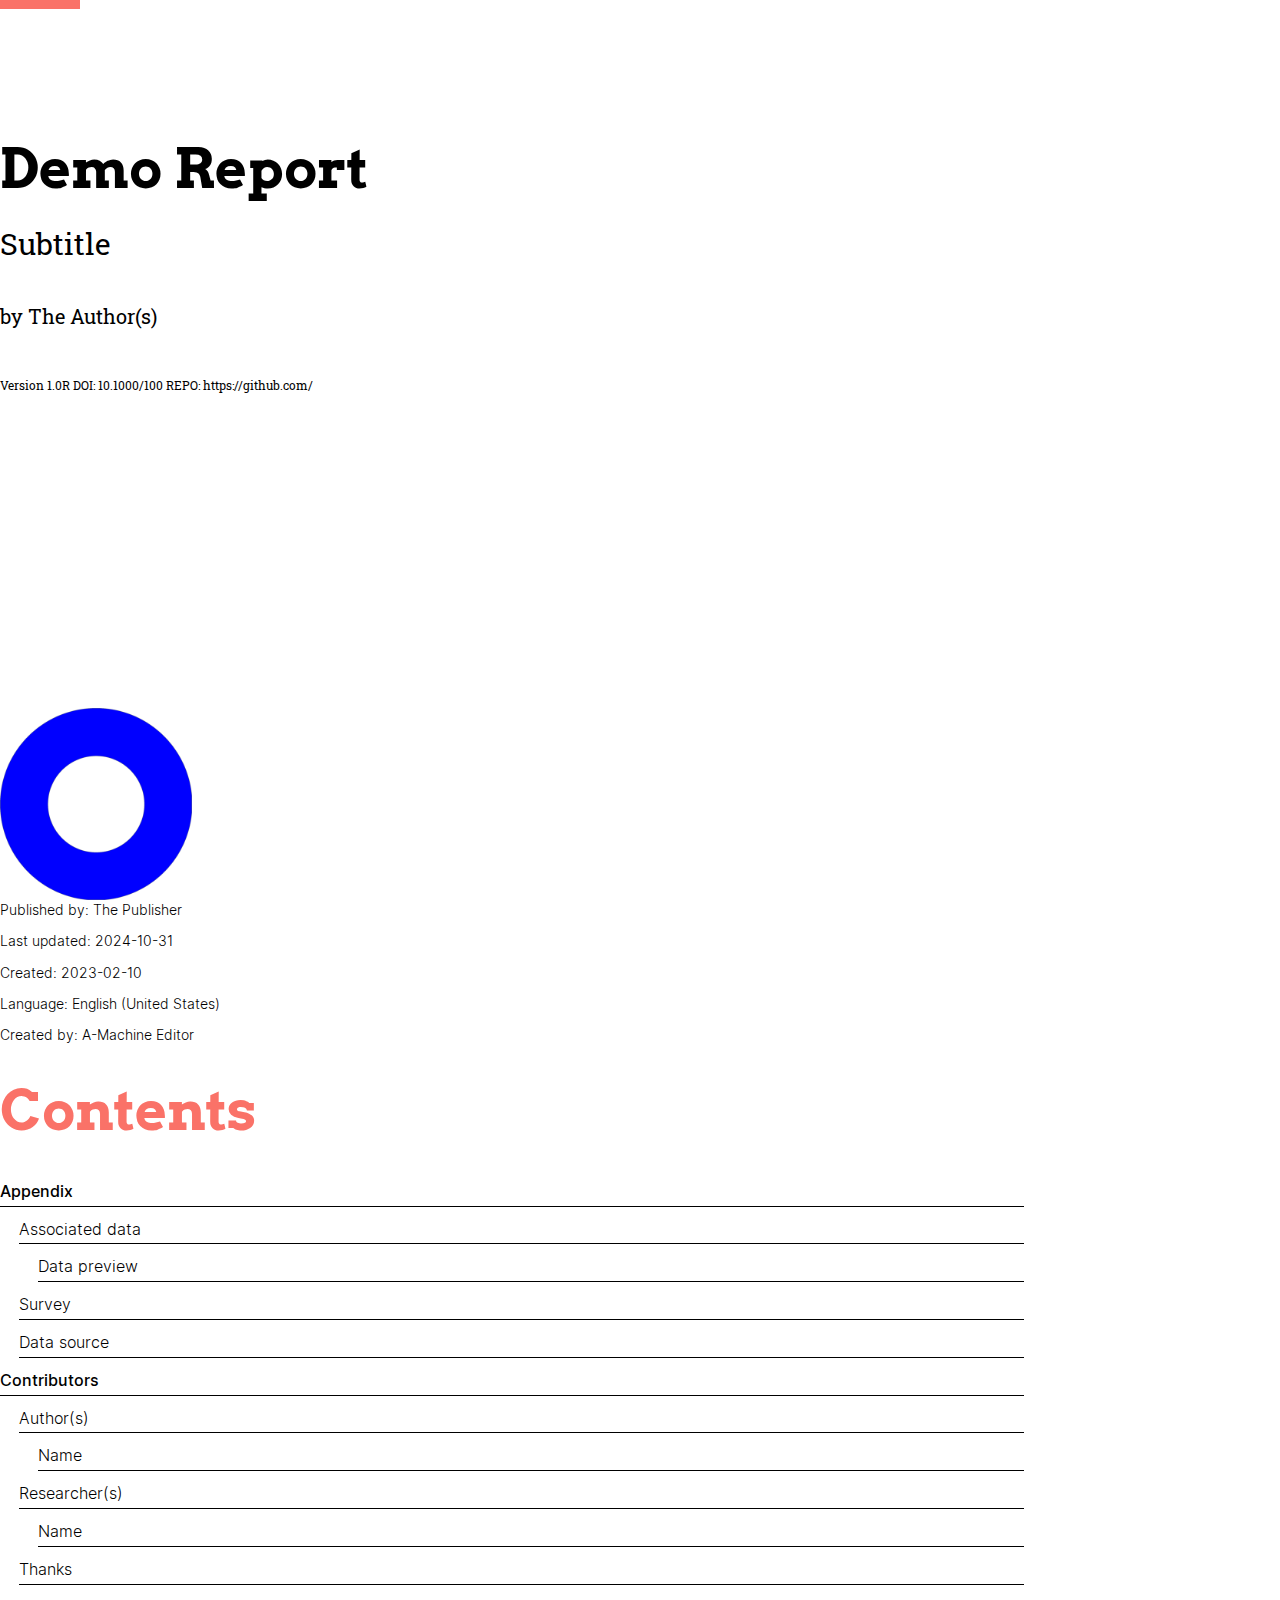
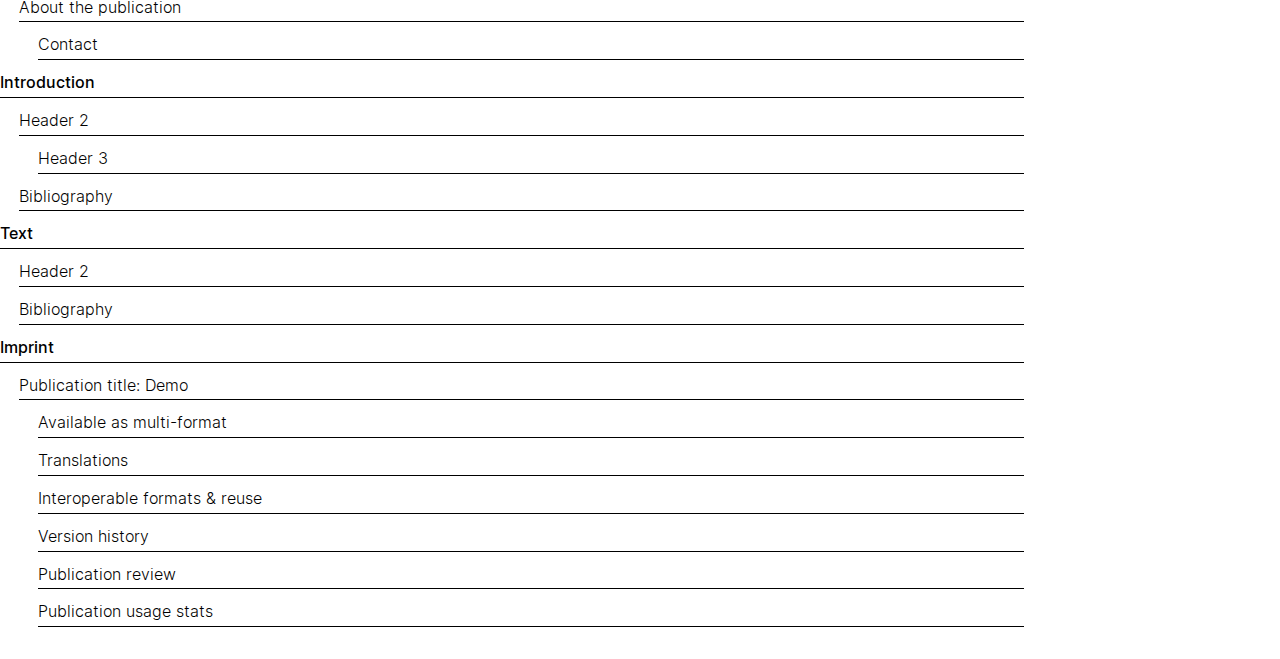
<file: html/index.html>
<!DOCTYPE html>
<html lang="en">
  <head>
    <meta charset="utf-8">
    </meta>
    <title>Demo Report</title>
    <link type="text/css" rel="stylesheet" href="css/book.css" />
    <link type="text/css" rel="stylesheet" href="css/appaloosa.css" />
  </head>
  <body class="book-index">
    <div class="titlepage frontmatter">
      <h1 class="booktitle">Demo Report</h1>
      <h2 class="booksubtitle">Subtitle</h2>
      <h3 class="bookauthor">by The Author(s)</h3>
      <h4 class="bookversion">Version 1.0R DOI: 10.1000/100 REPO: https://github.com/</h4>
    </div>
    <div class="copyrightpage frontmatter">
      <p>Published by: The Publisher</p>
      <p>Last updated: 2024-10-31</p>
      <p>Created: 2023-02-10</p>
      <p>Language: English (United States)</p>
      <p>Created by: A-Machine Editor</p>
    </div>
    <div class="tocpage frontmatter">
      <nav role="doc-toc">
        <ol>
          <li>
            <a href="document-1.html#_1_0">
              Appendix
            </a>
            <ol>
              <li>
                <a href="document-1.html#H2118760">
                  Associated data
                </a>
                <ol>
                  <li>
                    <a href="document-1.html#H298432">
                      Data preview
                    </a>
                  </li>
                </ol>
              </li>
              <li>
                <a href="document-1.html#H3599814">
                  Survey
                </a>
              </li>
              <li>
                <a href="document-1.html#H1181349">
                  Data source
                </a>
              </li>
            </ol>
          </li>
          <li>
            <a href="document-2.html#_2_0">
              Contributors
            </a>
            <ol>
              <li>
                <a href="document-2.html#H8801368">
                  Author(s)
                </a>
                <ol>
                  <li>
                    <a href="document-2.html#H7011072">
                      Name
                    </a>
                  </li>
                </ol>
              </li>
              <li>
                <a href="document-2.html#H319339">
                  Researcher(s)
                </a>
                <ol>
                  <li>
                    <a href="document-2.html#H9896496">
                      Name
                    </a>
                  </li>
                </ol>
              </li>
              <li>
                <a href="document-2.html#H1663104">
                  Thanks
                </a>
              </li>
              <li>
                <a href="document-2.html#H6025747">
                  About the publication
                </a>
                <ol>
                  <li>
                    <a href="document-2.html#H5417875">
                      Contact
                    </a>
                    <ol>
                      <li>
                        <a href="document-2.html#H4140235">
                          Organisation name
                        </a>
                        <ol>
                          <li>
                            <a href="document-2.html#H5096991">
                              Find the publication online
                            </a>
                          </li>
                        </ol>
                      </li>
                    </ol>
                  </li>
                </ol>
              </li>
            </ol>
          </li>
          <li>
            <a href="document-3.html#_3_0">
              Introduction
            </a>
            <ol>
              <li>
                <a href="document-3.html#H152469">
                  Header 2
                </a>
                <ol>
                  <li>
                    <a href="document-3.html#H940055">
                      Header 3
                    </a>
                    <ol>
                      <li>
                        <a href="document-3.html#H1559559">
                          Header 4
                        </a>
                        <ol>
                          <li>
                            <a href="document-3.html#H7046962">
                              Header 5
                            </a>
                            <ol>
                              <li>
                                <a href="document-3.html#H2507771">
                                  Header 6
                                </a>
                              </li>
                            </ol>
                          </li>
                        </ol>
                      </li>
                    </ol>
                  </li>
                </ol>
              </li>
              <li>
                <a href="document-3.html#_3_1">
                  Bibliography
                </a>
              </li>
            </ol>
          </li>
          <li>
            <a href="document-4.html#_4_0">
              Text
            </a>
            <ol>
              <li>
                <a href="document-4.html#H3719843">
                  Header 2
                </a>
              </li>
              <li>
                <a href="document-4.html#_4_1">
                  Bibliography
                </a>
              </li>
            </ol>
          </li>
          <li>
            <a href="document-5.html#_5_0">
              Imprint
            </a>
            <ol>
              <li>
                <a href="document-5.html#H6864698">
                  Publication title: Demo
                </a>
                <ol>
                  <li>
                    <a href="document-5.html#H8085668">
                      Available as multi-format
                    </a>
                  </li>
                  <li>
                    <a href="document-5.html#H5866075">
                      Translations
                    </a>
                  </li>
                  <li>
                    <a href="document-5.html#H4022411">
                      Interoperable formats &amp; reuse
                    </a>
                  </li>
                  <li>
                    <a href="document-5.html#H288689">
                      Version history
                    </a>
                  </li>
                  <li>
                    <a href="document-5.html#H3767141">
                      Publication review
                    </a>
                  </li>
                  <li>
                    <a href="document-5.html#H3133638">
                      Publication usage stats
                    </a>
                  </li>
                </ol>
              </li>
            </ol>
          </li>
        </ol>
      </nav>
    </div>
  </body>
</html>
</file>
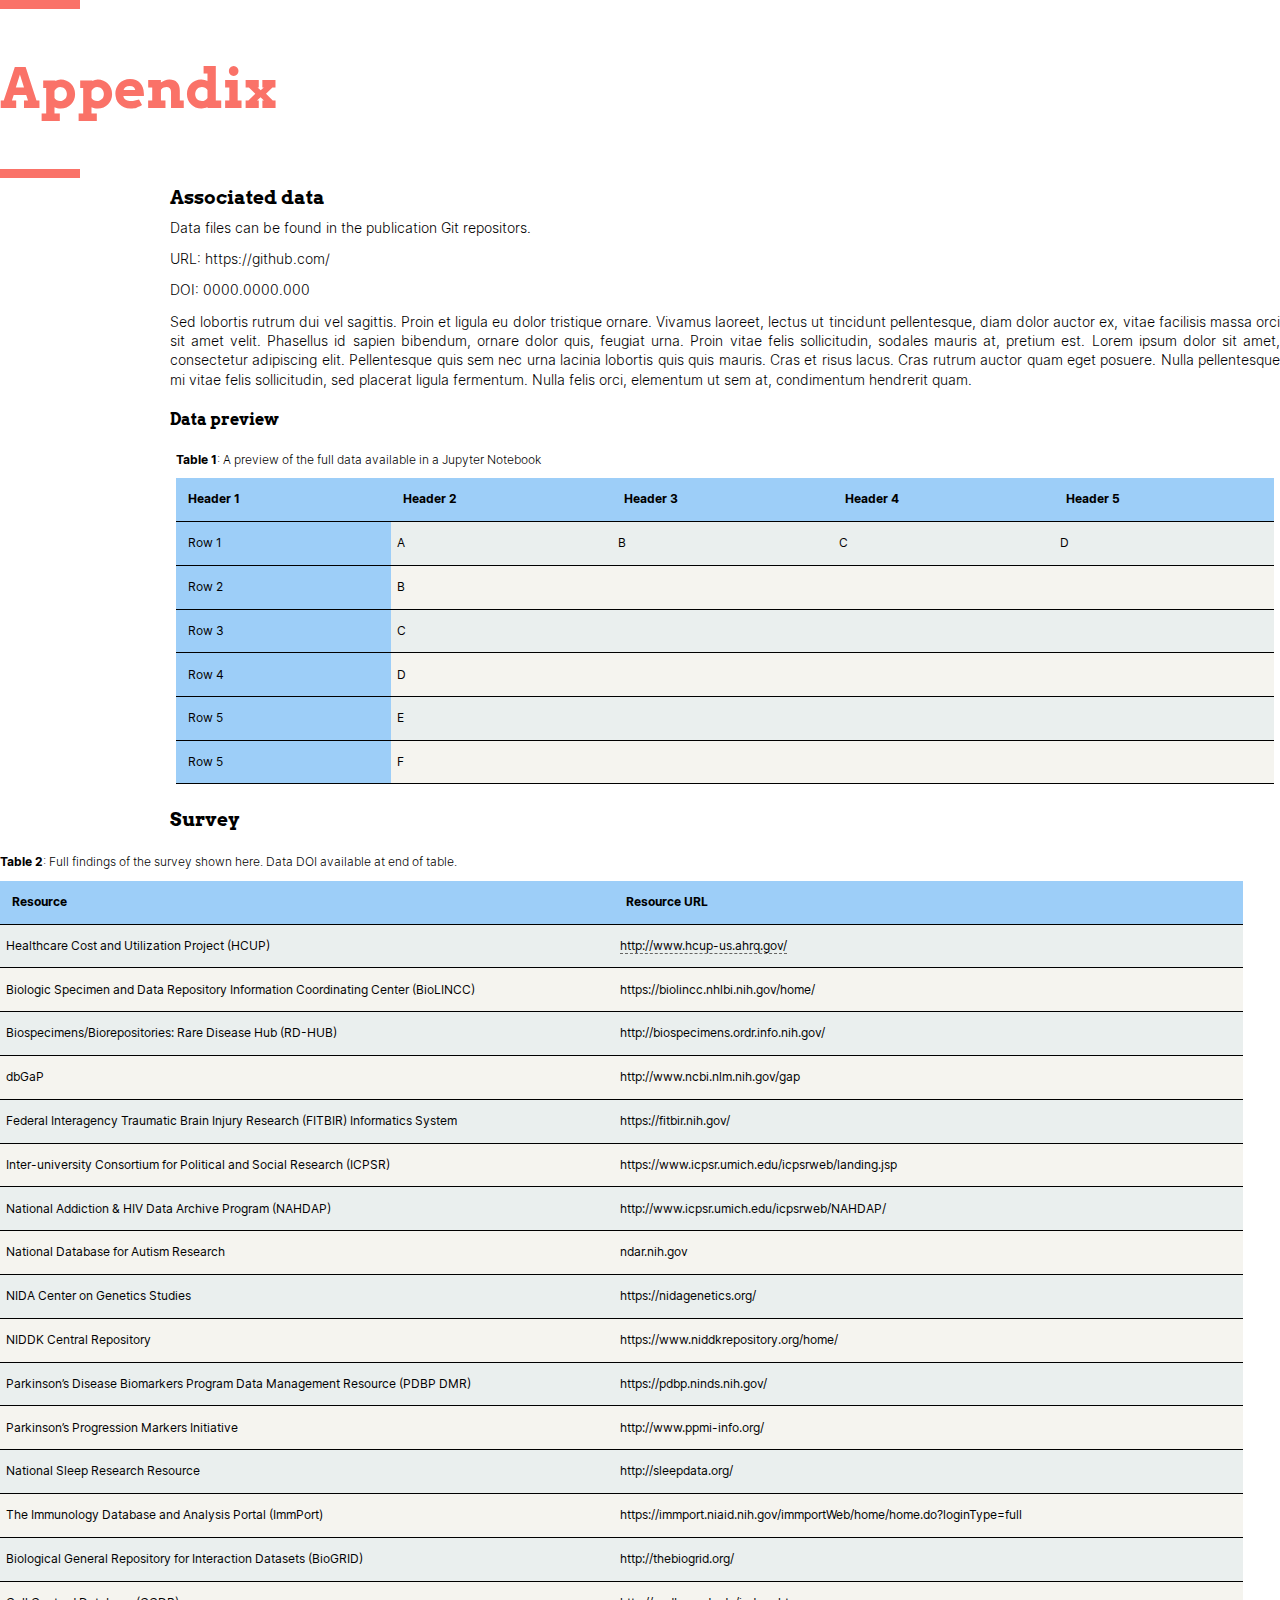
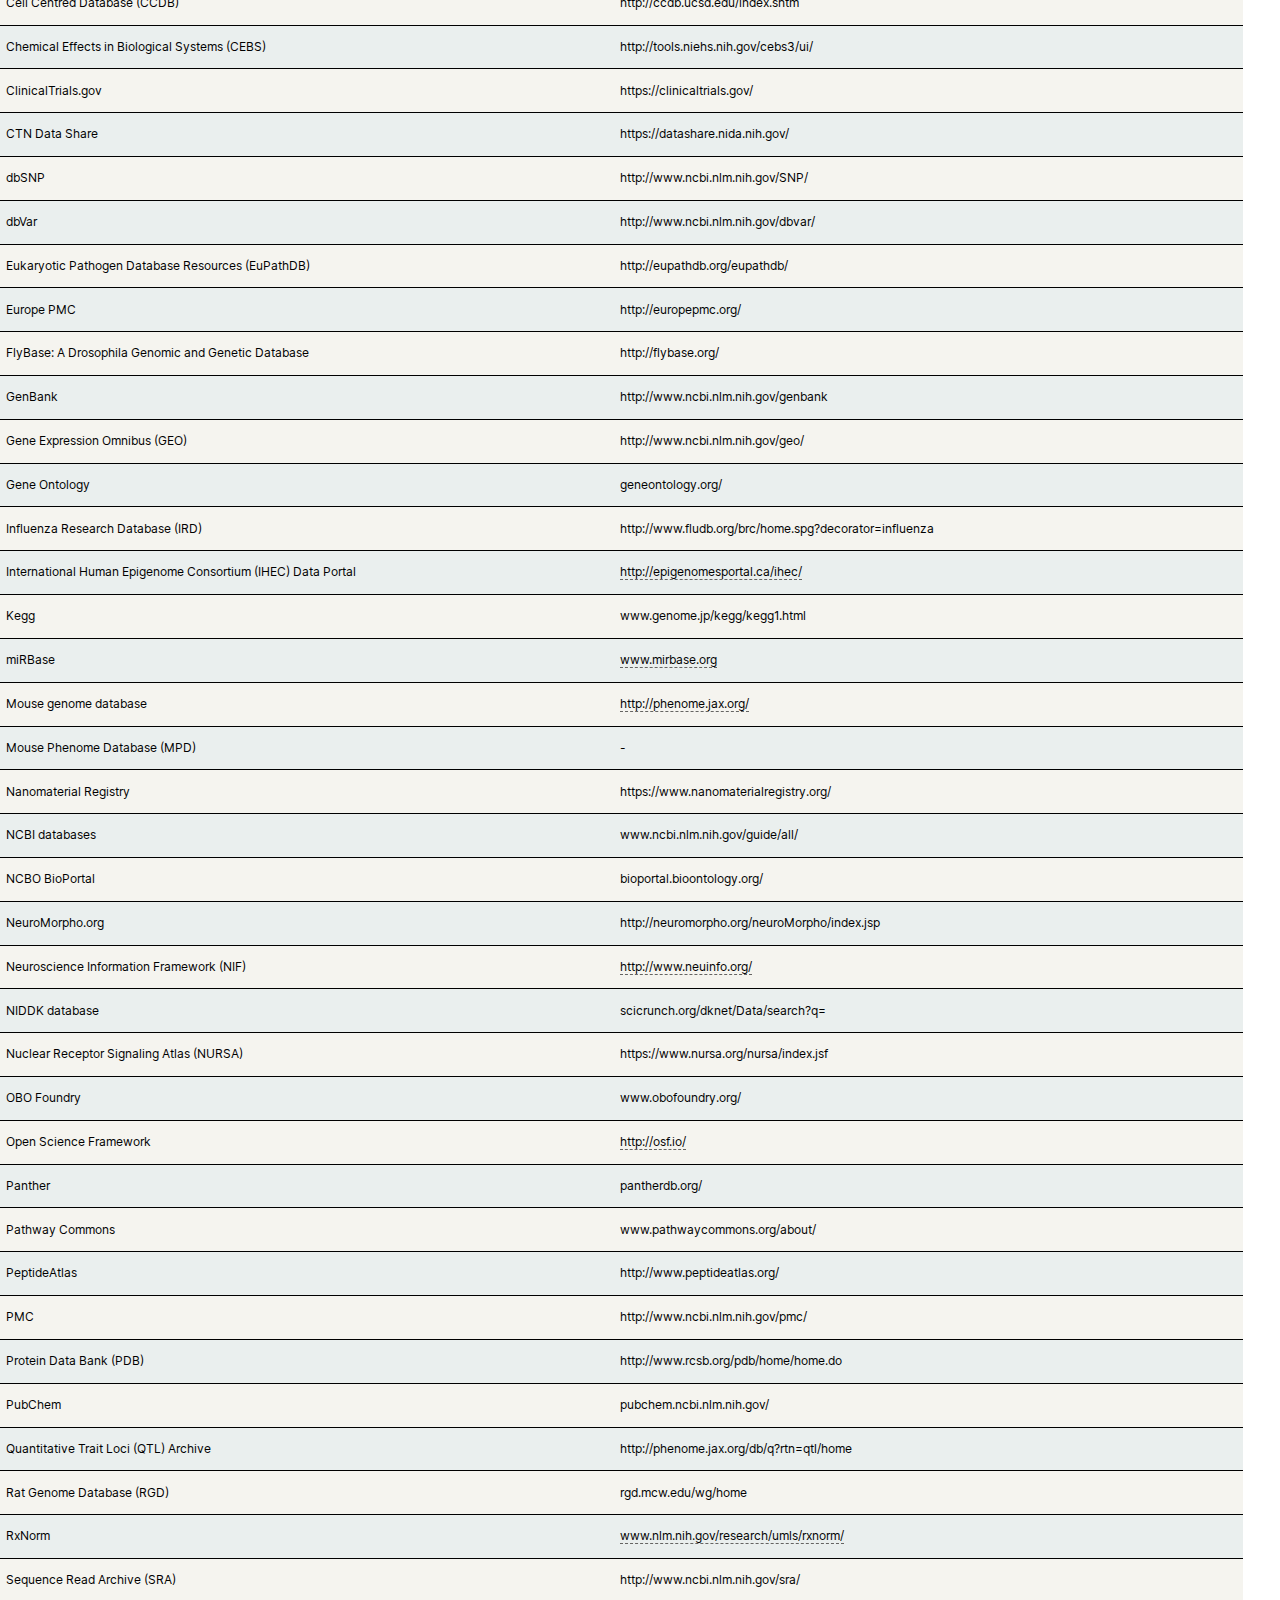
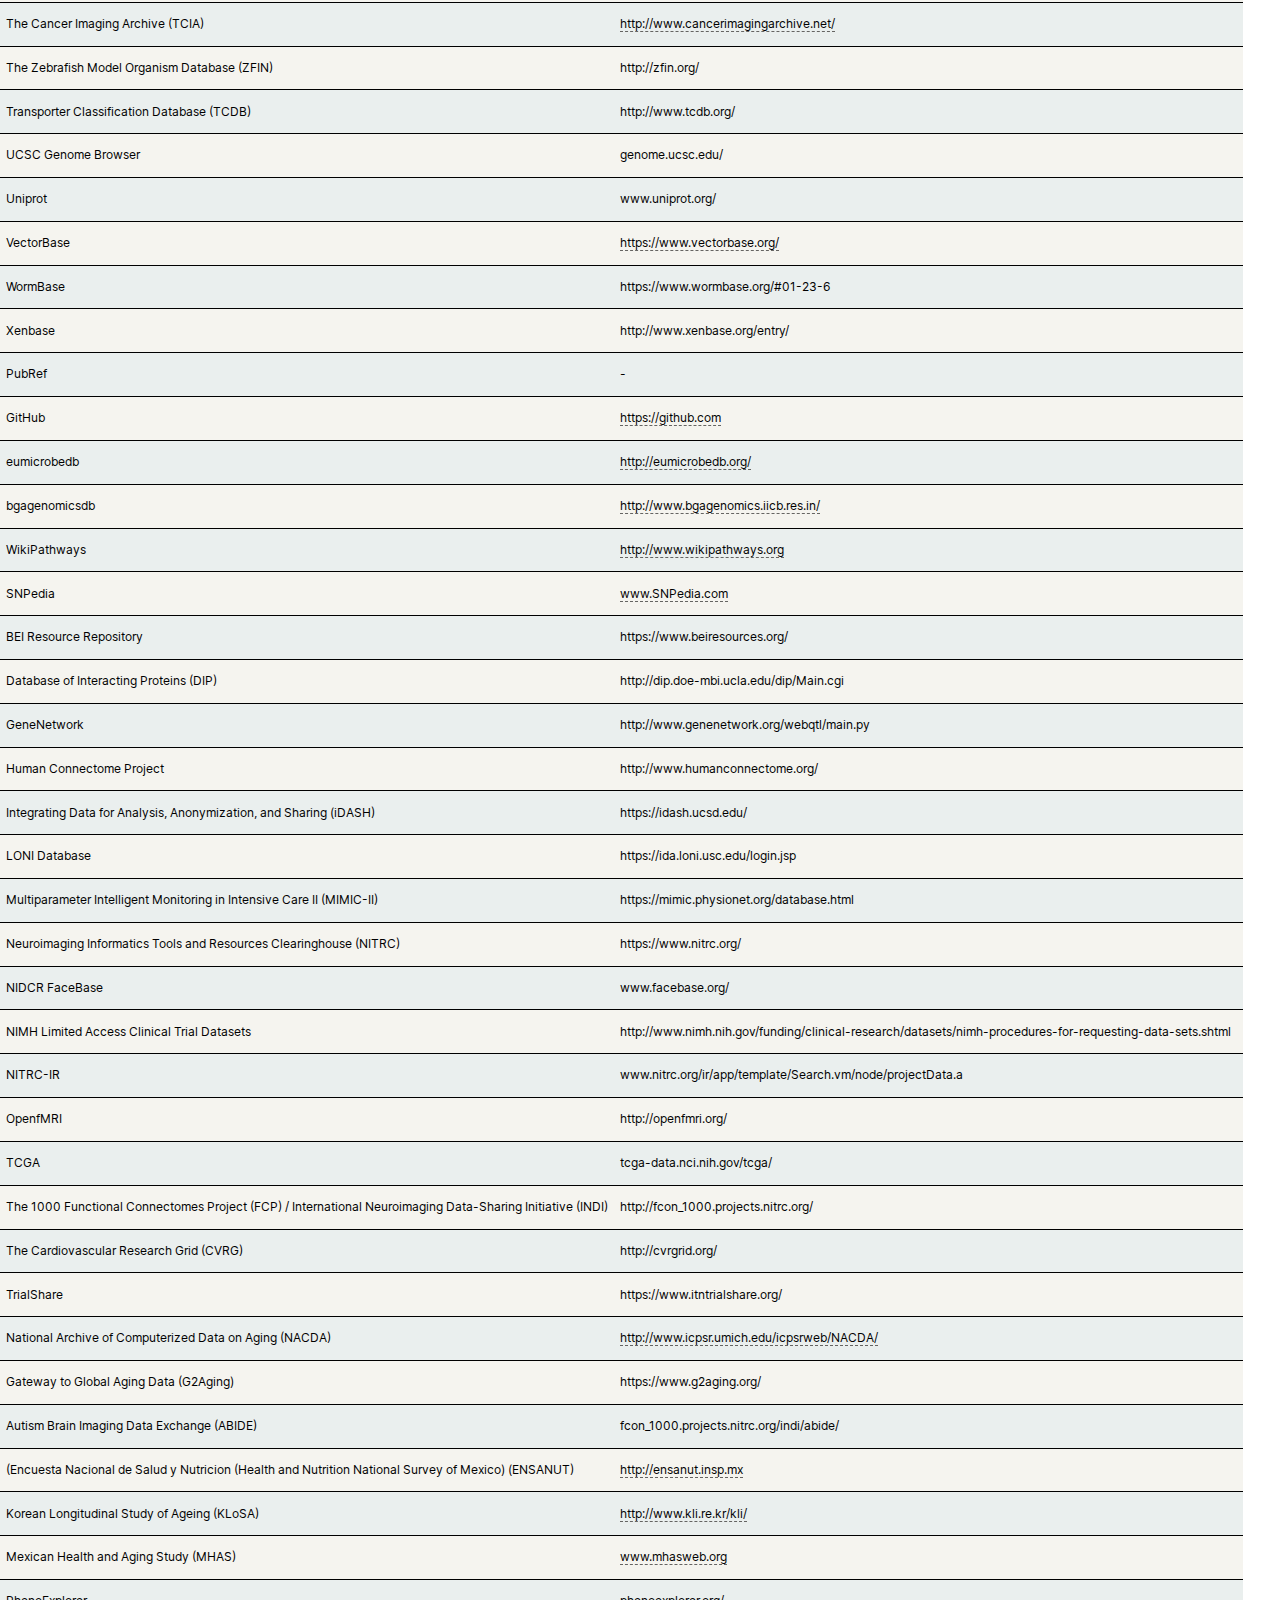
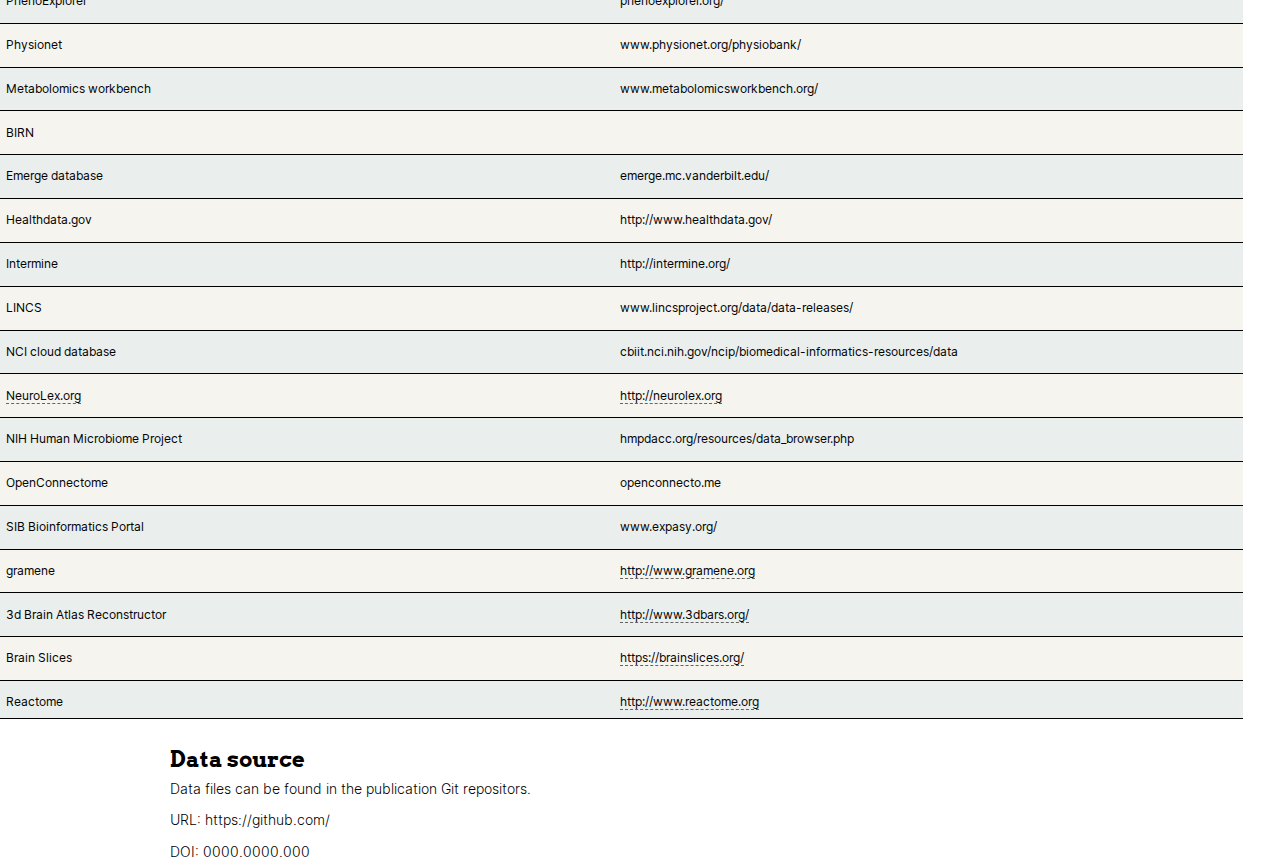
<file: html/document-1.html>
<!DOCTYPE html>
<html lang="en">
  <head>
    <meta charset="UTF-8">
    <title>Appendix</title>
    <link type="text/css" rel="stylesheet" href="css/book.css" />
    <link type="text/css" rel="stylesheet" href="css/appaloosa.css" />
  </head>
  <body class="book-chapter">
    <div class="article-part article-title" id="_1_0">Appendix</div>
    <div class="article-part article-richtext article-body">
      <h3 id="H2118760">Associated data</h3>
      <p>Data files can be found in the publication Git repositors.</p>
      <p>URL: https://github.com/</p>
      <p>DOI: 0000.0000.000</p>
      <p>Sed lobortis rutrum dui vel sagittis. Proin et ligula eu dolor tristique ornare. Vivamus laoreet, lectus ut tincidunt pellentesque, diam dolor auctor ex, vitae facilisis massa orci sit amet velit. Phasellus id sapien bibendum, ornare dolor quis, feugiat urna. Proin vitae felis sollicitudin, sodales mauris at, pretium est. Lorem ipsum dolor sit amet, consectetur adipiscing elit. Pellentesque quis sem nec urna lacinia lobortis quis quis mauris. Cras et risus lacus. Cras rutrum auctor quam eget posuere. Nulla pellentesque mi vitae felis sollicitudin, sed placerat ligula fermentum. Nulla felis orci, elementum ut sem at, condimentum hendrerit quam.</p>
      <h4 id="H298432">Data preview</h4>
      <table id="T38376431" class="table-75 table-center table-auto" data-width="75" data-aligned="center" data-layout="auto" data-category="table">
        <caption><span class="label-counter" data-book-counter="1" data-chapter-counter="1">Table</span><span class="text">A preview of the full data available in a Jupyter Notebook</span></caption>
        <tbody>
          <tr>
            <th>
              <p><strong>Header 1</strong></p>
            </th>
            <th>
              <p><strong>Header 2</strong></p>
            </th>
            <th>
              <p><strong>Header 3</strong></p>
            </th>
            <th>
              <p><strong>Header 4</strong></p>
            </th>
            <th>
              <p><strong>Header 5</strong></p>
            </th>
          </tr>
          <tr>
            <th>
              <p>Row 1</p>
            </th>
            <td>
              <p>A</p>
            </td>
            <td>
              <p>B</p>
            </td>
            <td>
              <p>C</p>
            </td>
            <td>
              <p>D</p>
            </td>
          </tr>
          <tr>
            <th>
              <p>Row 2</p>
            </th>
            <td>
              <p>B</p>
            </td>
            <td>
              <p></p>
            </td>
            <td>
              <p></p>
            </td>
            <td>
              <p></p>
            </td>
          </tr>
          <tr>
            <th>
              <p>Row 3</p>
            </th>
            <td>
              <p>C</p>
            </td>
            <td>
              <p></p>
            </td>
            <td>
              <p></p>
            </td>
            <td>
              <p></p>
            </td>
          </tr>
          <tr>
            <th>
              <p>Row 4</p>
            </th>
            <td>
              <p>D</p>
            </td>
            <td>
              <p></p>
            </td>
            <td>
              <p></p>
            </td>
            <td>
              <p></p>
            </td>
          </tr>
          <tr>
            <th>
              <p>Row 5</p>
            </th>
            <td>
              <p>E</p>
            </td>
            <td>
              <p></p>
            </td>
            <td>
              <p></p>
            </td>
            <td>
              <p></p>
            </td>
          </tr>
          <tr>
            <th>
              <p>Row 5</p>
            </th>
            <td>
              <p>F</p>
            </td>
            <td>
              <p></p>
            </td>
            <td>
              <p></p>
            </td>
            <td>
              <p></p>
            </td>
          </tr>
        </tbody>
      </table>
      <p></p>
      <h3 id="H3599814">Survey</h3>
      <table id="T21405461" class="table-100 table-center table-fixed" data-width="100" data-aligned="center" data-layout="fixed" data-category="table">
        <caption><span class="label-counter" data-book-counter="2" data-chapter-counter="2">Table</span><span class="text">Full findings of the survey shown here. Data DOI available at end of table.</span></caption>
        <tbody>
          <tr>
            <th>
              <p><strong>Resource</strong></p>
            </th>
            <th>
              <p><strong>Resource URL</strong></p>
            </th>
          </tr>
          <tr>
            <td>
              <p>Healthcare Cost and Utilization Project (HCUP)</p>
            </td>
            <td>
              <p><a href="http://www.hcup-us.ahrq.gov/">http://www.hcup-us.ahrq.gov/</a></p>
            </td>
          </tr>
          <tr>
            <td>
              <p>Biologic Specimen and Data Repository Information Coordinating Center (BioLINCC)</p>
            </td>
            <td>
              <p>https://biolincc.nhlbi.nih.gov/home/</p>
            </td>
          </tr>
          <tr>
            <td>
              <p>Biospecimens/Biorepositories: Rare Disease Hub (RD-HUB)</p>
            </td>
            <td>
              <p>http://biospecimens.ordr.info.nih.gov/</p>
            </td>
          </tr>
          <tr>
            <td>
              <p>dbGaP</p>
            </td>
            <td>
              <p>http://www.ncbi.nlm.nih.gov/gap</p>
            </td>
          </tr>
          <tr>
            <td>
              <p>Federal Interagency Traumatic Brain Injury Research (FITBIR) Informatics System</p>
            </td>
            <td>
              <p>https://fitbir.nih.gov/</p>
            </td>
          </tr>
          <tr>
            <td>
              <p>Inter-university Consortium for Political and Social Research (ICPSR)</p>
            </td>
            <td>
              <p>https://www.icpsr.umich.edu/icpsrweb/landing.jsp</p>
            </td>
          </tr>
          <tr>
            <td>
              <p>National Addiction &amp; HIV Data Archive Program (NAHDAP)</p>
            </td>
            <td>
              <p>http://www.icpsr.umich.edu/icpsrweb/NAHDAP/</p>
            </td>
          </tr>
          <tr>
            <td>
              <p>National Database for Autism Research</p>
            </td>
            <td>
              <p>ndar.nih.gov</p>
            </td>
          </tr>
          <tr>
            <td>
              <p>NIDA Center on Genetics Studies</p>
            </td>
            <td>
              <p>https://nidagenetics.org/</p>
            </td>
          </tr>
          <tr>
            <td>
              <p>NIDDK Central Repository</p>
            </td>
            <td>
              <p>https://www.niddkrepository.org/home/</p>
            </td>
          </tr>
          <tr>
            <td>
              <p>Parkinson’s Disease Biomarkers Program Data Management Resource (PDBP DMR)</p>
            </td>
            <td>
              <p>https://pdbp.ninds.nih.gov/</p>
            </td>
          </tr>
          <tr>
            <td>
              <p>Parkinson’s Progression Markers Initiative</p>
            </td>
            <td>
              <p>http://www.ppmi-info.org/</p>
            </td>
          </tr>
          <tr>
            <td>
              <p>National Sleep Research Resource</p>
            </td>
            <td>
              <p>http://sleepdata.org/</p>
            </td>
          </tr>
          <tr>
            <td>
              <p>The Immunology Database and Analysis Portal (ImmPort)</p>
            </td>
            <td>
              <p>https://immport.niaid.nih.gov/immportWeb/home/home.do?loginType=full</p>
            </td>
          </tr>
          <tr>
            <td>
              <p>Biological General Repository for Interaction Datasets (BioGRID)</p>
            </td>
            <td>
              <p>http://thebiogrid.org/</p>
            </td>
          </tr>
          <tr>
            <td>
              <p>Cell Centred Database (CCDB)</p>
            </td>
            <td>
              <p>http://ccdb.ucsd.edu/index.shtm</p>
            </td>
          </tr>
          <tr>
            <td>
              <p>Chemical Effects in Biological Systems (CEBS)</p>
            </td>
            <td>
              <p>http://tools.niehs.nih.gov/cebs3/ui/</p>
            </td>
          </tr>
          <tr>
            <td>
              <p>ClinicalTrials.gov</p>
            </td>
            <td>
              <p>https://clinicaltrials.gov/</p>
            </td>
          </tr>
          <tr>
            <td>
              <p>CTN Data Share</p>
            </td>
            <td>
              <p>https://datashare.nida.nih.gov/</p>
            </td>
          </tr>
          <tr>
            <td>
              <p>dbSNP</p>
            </td>
            <td>
              <p>http://www.ncbi.nlm.nih.gov/SNP/</p>
            </td>
          </tr>
          <tr>
            <td>
              <p>dbVar</p>
            </td>
            <td>
              <p>http://www.ncbi.nlm.nih.gov/dbvar/</p>
            </td>
          </tr>
          <tr>
            <td>
              <p>Eukaryotic Pathogen Database Resources (EuPathDB)</p>
            </td>
            <td>
              <p>http://eupathdb.org/eupathdb/</p>
            </td>
          </tr>
          <tr>
            <td>
              <p>Europe PMC</p>
            </td>
            <td>
              <p>http://europepmc.org/</p>
            </td>
          </tr>
          <tr>
            <td>
              <p>FlyBase: A Drosophila Genomic and Genetic Database</p>
            </td>
            <td>
              <p>http://flybase.org/</p>
            </td>
          </tr>
          <tr>
            <td>
              <p>GenBank</p>
            </td>
            <td>
              <p>http://www.ncbi.nlm.nih.gov/genbank</p>
            </td>
          </tr>
          <tr>
            <td>
              <p>Gene Expression Omnibus (GEO)</p>
            </td>
            <td>
              <p>http://www.ncbi.nlm.nih.gov/geo/</p>
            </td>
          </tr>
          <tr>
            <td>
              <p>Gene Ontology</p>
            </td>
            <td>
              <p>geneontology.org/</p>
            </td>
          </tr>
          <tr>
            <td>
              <p>Influenza Research Database (IRD)</p>
            </td>
            <td>
              <p>http://www.fludb.org/brc/home.spg?decorator=influenza</p>
            </td>
          </tr>
          <tr>
            <td>
              <p>International Human Epigenome Consortium (IHEC) Data Portal</p>
            </td>
            <td>
              <p><a href="http://epigenomesportal.ca/ihec/">http://epigenomesportal.ca/ihec/</a></p>
            </td>
          </tr>
          <tr>
            <td>
              <p>Kegg</p>
            </td>
            <td>
              <p>www.genome.jp/kegg/kegg1.html</p>
            </td>
          </tr>
          <tr>
            <td>
              <p>miRBase</p>
            </td>
            <td>
              <p><a href="http://www.mirbase.org/">www.mirbase.org</a></p>
            </td>
          </tr>
          <tr>
            <td>
              <p>Mouse genome database</p>
            </td>
            <td>
              <p><a href="http://phenome.jax.org/">http://phenome.jax.org/</a></p>
            </td>
          </tr>
          <tr>
            <td>
              <p>Mouse Phenome Database (MPD)</p>
            </td>
            <td>
              <p>-</p>
            </td>
          </tr>
          <tr>
            <td>
              <p>Nanomaterial Registry</p>
            </td>
            <td>
              <p>https://www.nanomaterialregistry.org/</p>
            </td>
          </tr>
          <tr>
            <td>
              <p>NCBI databases</p>
            </td>
            <td>
              <p>www.ncbi.nlm.nih.gov/guide/all/</p>
            </td>
          </tr>
          <tr>
            <td>
              <p>NCBO BioPortal</p>
            </td>
            <td>
              <p>bioportal.bioontology.org/</p>
            </td>
          </tr>
          <tr>
            <td>
              <p>NeuroMorpho.org</p>
            </td>
            <td>
              <p>http://neuromorpho.org/neuroMorpho/index.jsp</p>
            </td>
          </tr>
          <tr>
            <td>
              <p>Neuroscience Information Framework (NIF)</p>
            </td>
            <td>
              <p><a href="http://www.neuinfo.org/">http://www.neuinfo.org/</a></p>
            </td>
          </tr>
          <tr>
            <td>
              <p>NIDDK database</p>
            </td>
            <td>
              <p>scicrunch.org/dknet/Data/search?q=</p>
            </td>
          </tr>
          <tr>
            <td>
              <p>Nuclear Receptor Signaling Atlas (NURSA)</p>
            </td>
            <td>
              <p>https://www.nursa.org/nursa/index.jsf</p>
            </td>
          </tr>
          <tr>
            <td>
              <p>OBO Foundry</p>
            </td>
            <td>
              <p>www.obofoundry.org/</p>
            </td>
          </tr>
          <tr>
            <td>
              <p>Open Science Framework</p>
            </td>
            <td>
              <p><a href="http://osf.io/">http://osf.io/</a></p>
            </td>
          </tr>
          <tr>
            <td>
              <p>Panther</p>
            </td>
            <td>
              <p>pantherdb.org/</p>
            </td>
          </tr>
          <tr>
            <td>
              <p>Pathway Commons</p>
            </td>
            <td>
              <p>www.pathwaycommons.org/about/</p>
            </td>
          </tr>
          <tr>
            <td>
              <p>PeptideAtlas</p>
            </td>
            <td>
              <p>http://www.peptideatlas.org/</p>
            </td>
          </tr>
          <tr>
            <td>
              <p>PMC</p>
            </td>
            <td>
              <p>http://www.ncbi.nlm.nih.gov/pmc/</p>
            </td>
          </tr>
          <tr>
            <td>
              <p>Protein Data Bank (PDB)</p>
            </td>
            <td>
              <p>http://www.rcsb.org/pdb/home/home.do</p>
            </td>
          </tr>
          <tr>
            <td>
              <p>PubChem</p>
            </td>
            <td>
              <p>pubchem.ncbi.nlm.nih.gov/</p>
            </td>
          </tr>
          <tr>
            <td>
              <p>Quantitative Trait Loci (QTL) Archive</p>
            </td>
            <td>
              <p>http://phenome.jax.org/db/q?rtn=qtl/home</p>
            </td>
          </tr>
          <tr>
            <td>
              <p>Rat Genome Database (RGD)</p>
            </td>
            <td>
              <p>rgd.mcw.edu/wg/home</p>
            </td>
          </tr>
          <tr>
            <td>
              <p>RxNorm</p>
            </td>
            <td>
              <p><a href="http://www.nlm.nih.gov/research/umls/rxnorm/">www.nlm.nih.gov/research/umls/rxnorm/</a></p>
            </td>
          </tr>
          <tr>
            <td>
              <p>Sequence Read Archive (SRA)</p>
            </td>
            <td>
              <p>http://www.ncbi.nlm.nih.gov/sra/</p>
            </td>
          </tr>
          <tr>
            <td>
              <p>The Cancer Imaging Archive (TCIA)</p>
            </td>
            <td>
              <p><a href="http://www.cancerimagingarchive.net/">http://www.cancerimagingarchive.net/</a></p>
            </td>
          </tr>
          <tr>
            <td>
              <p>The Zebrafish Model Organism Database (ZFIN)</p>
            </td>
            <td>
              <p>http://zfin.org/</p>
            </td>
          </tr>
          <tr>
            <td>
              <p>Transporter Classification Database (TCDB)</p>
            </td>
            <td>
              <p>http://www.tcdb.org/</p>
            </td>
          </tr>
          <tr>
            <td>
              <p>UCSC Genome Browser</p>
            </td>
            <td>
              <p>genome.ucsc.edu/</p>
            </td>
          </tr>
          <tr>
            <td>
              <p>Uniprot</p>
            </td>
            <td>
              <p>www.uniprot.org/</p>
            </td>
          </tr>
          <tr>
            <td>
              <p>VectorBase</p>
            </td>
            <td>
              <p><a href="https://www.vectorbase.org/">https://www.vectorbase.org/</a></p>
            </td>
          </tr>
          <tr>
            <td>
              <p>WormBase</p>
            </td>
            <td>
              <p>https://www.wormbase.org/#01-23-6</p>
            </td>
          </tr>
          <tr>
            <td>
              <p>Xenbase</p>
            </td>
            <td>
              <p>http://www.xenbase.org/entry/</p>
            </td>
          </tr>
          <tr>
            <td>
              <p>PubRef</p>
            </td>
            <td>
              <p>-</p>
            </td>
          </tr>
          <tr>
            <td>
              <p>GitHub</p>
            </td>
            <td>
              <p><a href="https://github.com">https://github.com</a></p>
            </td>
          </tr>
          <tr>
            <td>
              <p>eumicrobedb</p>
            </td>
            <td>
              <p><a href="http://eumicrobedb.org/">http://eumicrobedb.org/</a></p>
            </td>
          </tr>
          <tr>
            <td>
              <p>bgagenomicsdb</p>
            </td>
            <td>
              <p><a href="http://www.bgagenomics.iicb.res.in/">http://www.bgagenomics.iicb.res.in/</a></p>
            </td>
          </tr>
          <tr>
            <td>
              <p>WikiPathways</p>
            </td>
            <td>
              <p><a href="http://www.wikipathways.org">http://www.wikipathways.org</a></p>
            </td>
          </tr>
          <tr>
            <td>
              <p>SNPedia</p>
            </td>
            <td>
              <p><a href="http://www.SNPedia.com">www.SNPedia.com</a></p>
            </td>
          </tr>
          <tr>
            <td>
              <p>BEI Resource Repository</p>
            </td>
            <td>
              <p>https://www.beiresources.org/</p>
            </td>
          </tr>
          <tr>
            <td>
              <p>Database of Interacting Proteins (DIP)</p>
            </td>
            <td>
              <p>http://dip.doe-mbi.ucla.edu/dip/Main.cgi</p>
            </td>
          </tr>
          <tr>
            <td>
              <p>GeneNetwork</p>
            </td>
            <td>
              <p>http://www.genenetwork.org/webqtl/main.py</p>
            </td>
          </tr>
          <tr>
            <td>
              <p>Human Connectome Project</p>
            </td>
            <td>
              <p>http://www.humanconnectome.org/</p>
            </td>
          </tr>
          <tr>
            <td>
              <p>Integrating Data for Analysis, Anonymization, and Sharing (iDASH)</p>
            </td>
            <td>
              <p>https://idash.ucsd.edu/</p>
            </td>
          </tr>
          <tr>
            <td>
              <p>LONI Database</p>
            </td>
            <td>
              <p>https://ida.loni.usc.edu/login.jsp</p>
            </td>
          </tr>
          <tr>
            <td>
              <p>Multiparameter Intelligent Monitoring in Intensive Care II (MIMIC-II)</p>
            </td>
            <td>
              <p>https://mimic.physionet.org/database.html</p>
            </td>
          </tr>
          <tr>
            <td>
              <p>Neuroimaging Informatics Tools and Resources Clearinghouse (NITRC)</p>
            </td>
            <td>
              <p>https://www.nitrc.org/</p>
            </td>
          </tr>
          <tr>
            <td>
              <p>NIDCR FaceBase</p>
            </td>
            <td>
              <p>www.facebase.org/</p>
            </td>
          </tr>
          <tr>
            <td>
              <p>NIMH Limited Access Clinical Trial Datasets</p>
            </td>
            <td>
              <p>http://www.nimh.nih.gov/funding/clinical-research/datasets/nimh-procedures-for-requesting-data-sets.shtml</p>
            </td>
          </tr>
          <tr>
            <td>
              <p>NITRC-IR</p>
            </td>
            <td>
              <p>www.nitrc.org/ir/app/template/Search.vm/node/projectData.a</p>
            </td>
          </tr>
          <tr>
            <td>
              <p>OpenfMRI</p>
            </td>
            <td>
              <p>http://openfmri.org/</p>
            </td>
          </tr>
          <tr>
            <td>
              <p>TCGA</p>
            </td>
            <td>
              <p>tcga-data.nci.nih.gov/tcga/</p>
            </td>
          </tr>
          <tr>
            <td>
              <p>The 1000 Functional Connectomes Project (FCP) / International Neuroimaging Data-Sharing Initiative (INDI)</p>
            </td>
            <td>
              <p>http://fcon_1000.projects.nitrc.org/</p>
            </td>
          </tr>
          <tr>
            <td>
              <p>The Cardiovascular Research Grid (CVRG)</p>
            </td>
            <td>
              <p>http://cvrgrid.org/</p>
            </td>
          </tr>
          <tr>
            <td>
              <p>TrialShare</p>
            </td>
            <td>
              <p>https://www.itntrialshare.org/</p>
            </td>
          </tr>
          <tr>
            <td>
              <p>National Archive of Computerized Data on Aging (NACDA)</p>
            </td>
            <td>
              <p><a href="http://www.icpsr.umich.edu/icpsrweb/NACDA/">http://www.icpsr.umich.edu/icpsrweb/NACDA/</a></p>
            </td>
          </tr>
          <tr>
            <td>
              <p>Gateway to Global Aging Data (G2Aging)</p>
            </td>
            <td>
              <p>https://www.g2aging.org/</p>
            </td>
          </tr>
          <tr>
            <td>
              <p>Autism Brain Imaging Data Exchange (ABIDE)</p>
            </td>
            <td>
              <p>fcon_1000.projects.nitrc.org/indi/abide/</p>
            </td>
          </tr>
          <tr>
            <td>
              <p>(Encuesta Nacional de Salud y Nutricion (Health and Nutrition National Survey of Mexico) (ENSANUT)</p>
            </td>
            <td>
              <p><a href="http://ensanut.insp.mx/">http://ensanut.insp.mx</a></p>
            </td>
          </tr>
          <tr>
            <td>
              <p>Korean Longitudinal Study of Ageing (KLoSA)</p>
            </td>
            <td>
              <p><a href="http://www.kli.re.kr/kli/">http://www.kli.re.kr/kli/</a></p>
            </td>
          </tr>
          <tr>
            <td>
              <p>Mexican Health and Aging Study (MHAS)</p>
            </td>
            <td>
              <p><a href="http://www.mhasweb.org/">www.mhasweb.org</a></p>
            </td>
          </tr>
          <tr>
            <td>
              <p>PhenoExplorer</p>
            </td>
            <td>
              <p>phenoexplorer.org/</p>
            </td>
          </tr>
          <tr>
            <td>
              <p>Physionet</p>
            </td>
            <td>
              <p>www.physionet.org/physiobank/</p>
            </td>
          </tr>
          <tr>
            <td>
              <p>Metabolomics workbench</p>
            </td>
            <td>
              <p>www.metabolomicsworkbench.org/</p>
            </td>
          </tr>
          <tr>
            <td>
              <p>BIRN</p>
            </td>
            <td>
              <p></p>
            </td>
          </tr>
          <tr>
            <td>
              <p>Emerge database</p>
            </td>
            <td>
              <p>emerge.mc.vanderbilt.edu/</p>
            </td>
          </tr>
          <tr>
            <td>
              <p>Healthdata.gov</p>
            </td>
            <td>
              <p>http://www.healthdata.gov/</p>
            </td>
          </tr>
          <tr>
            <td>
              <p>Intermine</p>
            </td>
            <td>
              <p>http://intermine.org/</p>
            </td>
          </tr>
          <tr>
            <td>
              <p>LINCS</p>
            </td>
            <td>
              <p>www.lincsproject.org/data/data-releases/</p>
            </td>
          </tr>
          <tr>
            <td>
              <p>NCI cloud database</p>
            </td>
            <td>
              <p>cbiit.nci.nih.gov/ncip/biomedical-informatics-resources/data</p>
            </td>
          </tr>
          <tr>
            <td>
              <p><a href="http://NeuroLex.org">NeuroLex.org</a></p>
            </td>
            <td>
              <p><a href="http://neurolex.org">http://neurolex.org</a></p>
            </td>
          </tr>
          <tr>
            <td>
              <p>NIH Human Microbiome Project</p>
            </td>
            <td>
              <p>hmpdacc.org/resources/data_browser.php</p>
            </td>
          </tr>
          <tr>
            <td>
              <p>OpenConnectome</p>
            </td>
            <td>
              <p>openconnecto.me</p>
            </td>
          </tr>
          <tr>
            <td>
              <p>SIB Bioinformatics Portal</p>
            </td>
            <td>
              <p>www.expasy.org/</p>
            </td>
          </tr>
          <tr>
            <td>
              <p>gramene</p>
            </td>
            <td>
              <p><a href="http://www.gramene.org">http://www.gramene.org</a></p>
            </td>
          </tr>
          <tr>
            <td>
              <p>3d Brain Atlas Reconstructor</p>
            </td>
            <td>
              <p><a href="http://www.3dbars.org/">http://www.3dbars.org/</a></p>
            </td>
          </tr>
          <tr>
            <td>
              <p>Brain Slices</p>
            </td>
            <td>
              <p><a href="https://brainslices.org/">https://brainslices.org/</a></p>
            </td>
          </tr>
          <tr>
            <td>
              <p>Reactome</p>
            </td>
            <td>
              <p><a href="http://www.reactome.org">http://www.reactome.org</a></p>
            </td>
          </tr>
        </tbody>
      </table>
      <h2 id="H1181349">Data source</h2>
      <p>Data files can be found in the publication Git repositors.</p>
      <p>URL: https://github.com/</p>
      <p>DOI: 0000.0000.000</p>
    </div>
    <section class="fnlist" role="doc-footnotes"></section>
  </body>
</html>
</file>
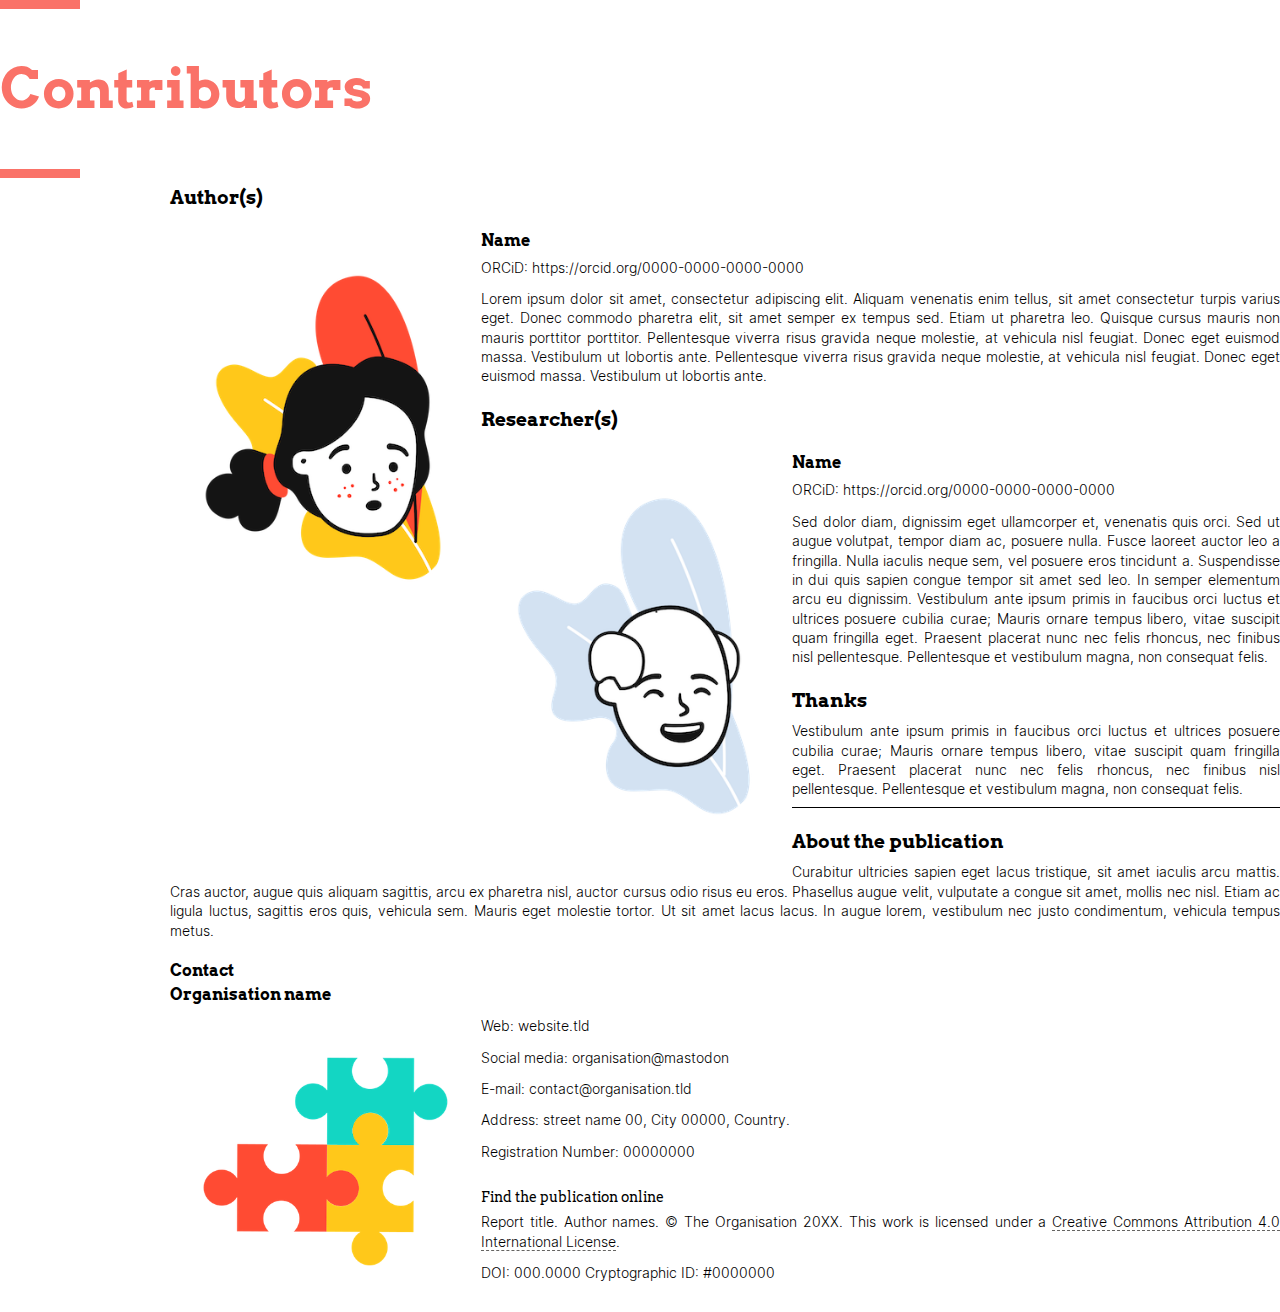
<file: html/document-2.html>
<!DOCTYPE html>
<html lang="en">
  <head>
    <meta charset="UTF-8">
    <title>Contributors</title>
    <link type="text/css" rel="stylesheet" href="css/book.css" />
    <link type="text/css" rel="stylesheet" href="css/appaloosa.css" />
  </head>
  <body class="book-chapter">
    <div class="article-part article-title" id="_2_0">Contributors</div>
    <div class="article-part article-richtext article-body">
      <h3 id="H8801368">Author(s)</h3>
      <figure id="F23538191" class="aligned-left image-width-25" data-aligned="left" data-width="25" data-category="none" data-caption-hidden="true"><img src="images/6fe34584-8d69-4802-be0e-a281121840ac.png"></figure>
      <h4 id="H7011072">Name</h4>
      <p>ORCiD: https://orcid.org/0000-0000-0000-0000</p>
      <p>Lorem ipsum dolor sit amet, consectetur adipiscing elit. Aliquam venenatis enim tellus, sit amet consectetur turpis varius eget. Donec commodo pharetra elit, sit amet semper ex tempus sed. Etiam ut pharetra leo. Quisque cursus mauris non mauris porttitor porttitor. Pellentesque viverra risus gravida neque molestie, at vehicula nisl feugiat. Donec eget euismod massa. Vestibulum ut lobortis ante. Pellentesque viverra risus gravida neque molestie, at vehicula nisl feugiat. Donec eget euismod massa. Vestibulum ut lobortis ante.</p>
      <h3 id="H319339">Researcher(s)</h3>
      <figure id="F14184921" class="aligned-left image-width-25" data-aligned="left" data-width="25" data-category="none" data-caption-hidden="true"><img src="images/1fa18e9f-eb2d-44f8-a1bc-a761a09f972e.png"></figure>
      <h4 id="H9896496">Name</h4>
      <p>ORCiD: https://orcid.org/0000-0000-0000-0000</p>
      <p>Sed dolor diam, dignissim eget ullamcorper et, venenatis quis orci. Sed ut augue volutpat, tempor diam ac, posuere nulla. Fusce laoreet auctor leo a fringilla. Nulla iaculis neque sem, vel posuere eros tincidunt a. Suspendisse in dui quis sapien congue tempor sit amet sed leo. In semper elementum arcu eu dignissim. Vestibulum ante ipsum primis in faucibus orci luctus et ultrices posuere cubilia curae; Mauris ornare tempus libero, vitae suscipit quam fringilla eget. Praesent placerat nunc nec felis rhoncus, nec finibus nisl pellentesque. Pellentesque et vestibulum magna, non consequat felis.</p>
      <h3 id="H1663104">Thanks</h3>
      <p>Vestibulum ante ipsum primis in faucibus orci luctus et ultrices posuere cubilia curae; Mauris ornare tempus libero, vitae suscipit quam fringilla eget. Praesent placerat nunc nec felis rhoncus, nec finibus nisl pellentesque. Pellentesque et vestibulum magna, non consequat felis.</p>
      <hr>
      <h3 id="H6025747">About the publication</h3>
      <p>Curabitur ultricies sapien eget lacus tristique, sit amet iaculis arcu mattis. Cras auctor, augue quis aliquam sagittis, arcu ex pharetra nisl, auctor cursus odio risus eu eros. Phasellus augue velit, vulputate a congue sit amet, mollis nec nisl. Etiam ac ligula luctus, sagittis eros quis, vehicula sem. Mauris eget molestie tortor. Ut sit amet lacus lacus. In augue lorem, vestibulum nec justo condimentum, vehicula tempus metus.</p>
      <h4 id="H5417875">Contact </h4>
      <h5 id="H4140235">Organisation name</h5>
      <figure id="F76335231" class="aligned-left image-width-25" data-aligned="left" data-width="25" data-category="none" data-caption-hidden="true"><img src="images/4d5aeba0-eccd-4039-93f8-6f576dfb284d.png"></figure>
      <p></p>
      <p></p>
      <p></p>
      <p>Web: website.tld</p>
      <p>Social media: organisation@mastodon</p>
      <p>E-mail: contact@organisation.tld</p>
      <p>Address: street name 00, City 00000, Country.</p>
      <p>Registration Number: 00000000</p>
      <h6 id="H5096991">Find the publication online</h6>
      <p>Report title. Author names. © The Organisation 20XX. This work is licensed under a <a href="https://creativecommons.org/licenses/by/4.0/">Creative Commons Attribution 4.0 International License</a>.</p>
      <p>DOI: 000.0000 Cryptographic ID: #0000000</p>
    </div>
    <section class="fnlist" role="doc-footnotes"></section>
  </body>
</html>
</file>
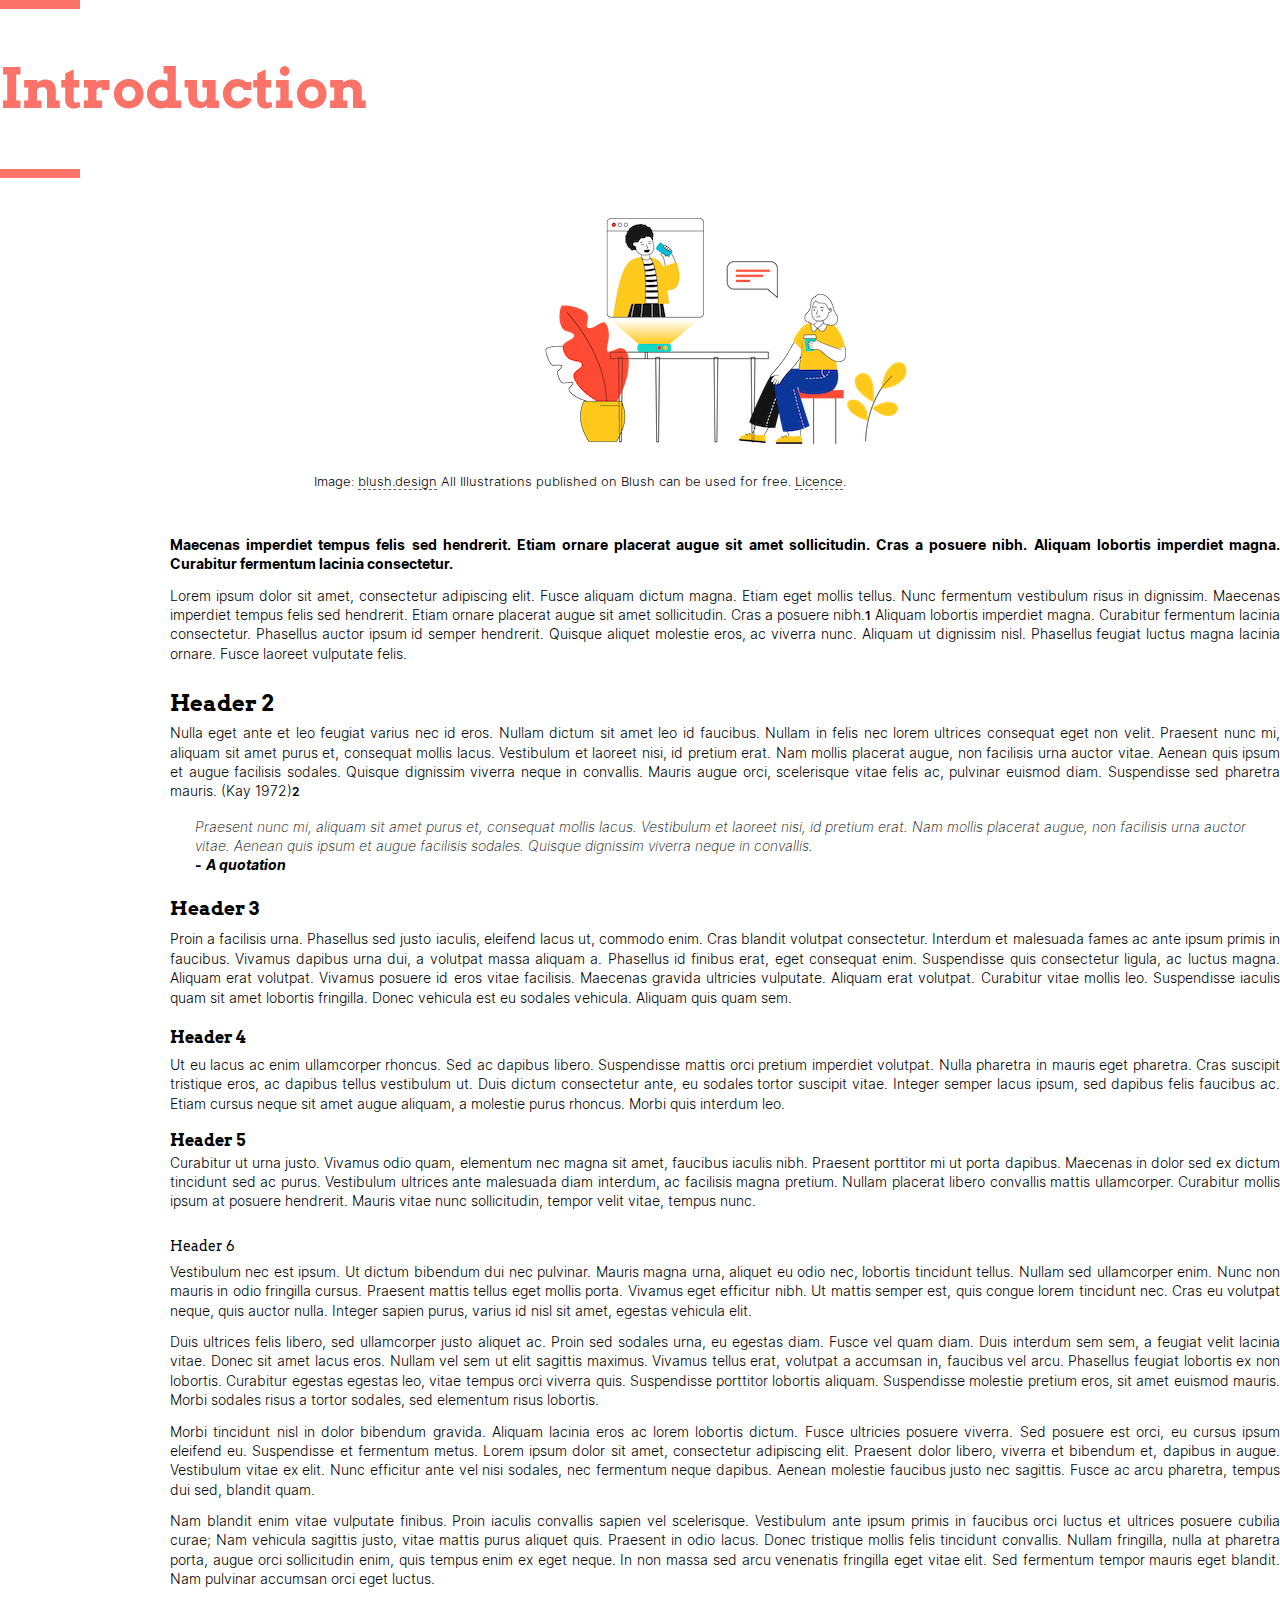
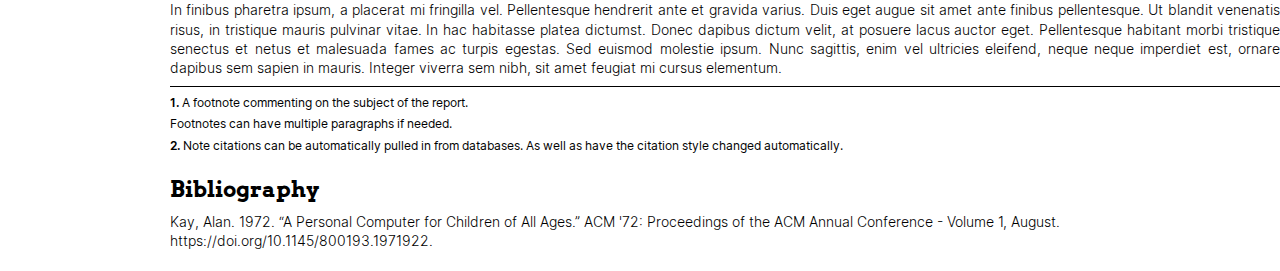
<file: html/document-3.html>
<!DOCTYPE html>
<html lang="en">
  <head>
    <meta charset="UTF-8">
    <title>Introduction</title>
    <link type="text/css" rel="stylesheet" href="css/book.css" />
    <link type="text/css" rel="stylesheet" href="css/appaloosa.css" />
  </head>
  <body class="book-chapter">
    <div class="article-part article-title" id="_3_0">Introduction</div>
    <div class="article-part article-richtext article-body">
      <figure id="F94100281" class="aligned-center image-width-75" data-aligned="center" data-width="75" data-category="none"><img src="images/61c76874-4adf-40b2-9803-0a3db690688c.png">
        <figcaption><span class="label"></span><span class="text">Image: <a href="https://blush.design/" title="https://blush.design/">blush.design</a> All Illustrations published on Blush can be used for free. <a href="https://blush.design/license" title="https://blush.design/license">Licence</a>.</span></figcaption>
      </figure>
      <p><strong>Maecenas imperdiet tempus felis sed hendrerit. Etiam ornare placerat augue sit amet sollicitudin. Cras a posuere nibh. Aliquam lobortis imperdiet magna. Curabitur fermentum lacinia consectetur.</strong></p>
      <p>Lorem ipsum dolor sit amet, consectetur adipiscing elit. Fusce aliquam dictum magna. Etiam eget mollis tellus. Nunc fermentum vestibulum risus in dignissim. Maecenas imperdiet tempus felis sed hendrerit. Etiam ornare placerat augue sit amet sollicitudin. Cras a posuere nibh.<a href="#fn1" class="fn"><span class="footnote-counter" data-chapter-counter="1" data-book-counter="1"></span></a> Aliquam lobortis imperdiet magna. Curabitur fermentum lacinia consectetur. Phasellus auctor ipsum id semper hendrerit. Quisque aliquet molestie eros, ac viverra nunc. Aliquam ut dignissim nisl. Phasellus feugiat luctus magna lacinia ornare. Fusce laoreet vulputate felis.</p>
      <h2 id="H152469">Header 2</h2>
      <p>Nulla eget ante et leo feugiat varius nec id eros. Nullam dictum sit amet leo id faucibus. Nullam in felis nec lorem ultrices consequat eget non velit. Praesent nunc mi, aliquam sit amet purus et, consequat mollis lacus. Vestibulum et laoreet nisi, id pretium erat. Nam mollis placerat augue, non facilisis urna auctor vitae. Aenean quis ipsum et augue facilisis sodales. Quisque dignissim viverra neque in convallis. Mauris augue orci, scelerisque vitae felis ac, pulvinar euismod diam. Suspendisse sed pharetra mauris. <span class="citation">(Kay 1972)</span><a href="#fn2" class="fn"><span class="footnote-counter" data-chapter-counter="2" data-book-counter="2"></span></a></p>
      <blockquote>
        <p>Praesent nunc mi, aliquam sit amet purus et, consequat mollis lacus. Vestibulum et laoreet nisi, id pretium erat. Nam mollis placerat augue, non facilisis urna auctor vitae. Aenean quis ipsum et augue facilisis sodales. Quisque dignissim viverra neque in convallis. <br><em><strong>-</strong></em> <em><strong>A quotation</strong></em></p>
      </blockquote>
      <h3 id="H940055">Header 3</h3>
      <p>Proin a facilisis urna. Phasellus sed justo iaculis, eleifend lacus ut, commodo enim. Cras blandit volutpat consectetur. Interdum et malesuada fames ac ante ipsum primis in faucibus. Vivamus dapibus urna dui, a volutpat massa aliquam a. Phasellus id finibus erat, eget consequat enim. Suspendisse quis consectetur ligula, ac luctus magna. Aliquam erat volutpat. Vivamus posuere id eros vitae facilisis. Maecenas gravida ultricies vulputate. Aliquam erat volutpat. Curabitur vitae mollis leo. Suspendisse iaculis quam sit amet lobortis fringilla. Donec vehicula est eu sodales vehicula. Aliquam quis quam sem.</p>
      <h4 id="H1559559">Header 4</h4>
      <p>Ut eu lacus ac enim ullamcorper rhoncus. Sed ac dapibus libero. Suspendisse mattis orci pretium imperdiet volutpat. Nulla pharetra in mauris eget pharetra. Cras suscipit tristique eros, ac dapibus tellus vestibulum ut. Duis dictum consectetur ante, eu sodales tortor suscipit vitae. Integer semper lacus ipsum, sed dapibus felis faucibus ac. Etiam cursus neque sit amet augue aliquam, a molestie purus rhoncus. Morbi quis interdum leo.</p>
      <h5 id="H7046962">Header 5</h5>
      <p>Curabitur ut urna justo. Vivamus odio quam, elementum nec magna sit amet, faucibus iaculis nibh. Praesent porttitor mi ut porta dapibus. Maecenas in dolor sed ex dictum tincidunt sed ac purus. Vestibulum ultrices ante malesuada diam interdum, ac facilisis magna pretium. Nullam placerat libero convallis mattis ullamcorper. Curabitur mollis ipsum at posuere hendrerit. Mauris vitae nunc sollicitudin, tempor velit vitae, tempus nunc.</p>
      <h6 id="H2507771">Header 6</h6>
      <p>Vestibulum nec est ipsum. Ut dictum bibendum dui nec pulvinar. Mauris magna urna, aliquet eu odio nec, lobortis tincidunt tellus. Nullam sed ullamcorper enim. Nunc non mauris in odio fringilla cursus. Praesent mattis tellus eget mollis porta. Vivamus eget efficitur nibh. Ut mattis semper est, quis congue lorem tincidunt nec. Cras eu volutpat neque, quis auctor nulla. Integer sapien purus, varius id nisl sit amet, egestas vehicula elit.</p>
      <p>Duis ultrices felis libero, sed ullamcorper justo aliquet ac. Proin sed sodales urna, eu egestas diam. Fusce vel quam diam. Duis interdum sem sem, a feugiat velit lacinia vitae. Donec sit amet lacus eros. Nullam vel sem ut elit sagittis maximus. Vivamus tellus erat, volutpat a accumsan in, faucibus vel arcu. Phasellus feugiat lobortis ex non lobortis. Curabitur egestas egestas leo, vitae tempus orci viverra quis. Suspendisse porttitor lobortis aliquam. Suspendisse molestie pretium eros, sit amet euismod mauris. Morbi sodales risus a tortor sodales, sed elementum risus lobortis.</p>
      <p>Morbi tincidunt nisl in dolor bibendum gravida. Aliquam lacinia eros ac lorem lobortis dictum. Fusce ultricies posuere viverra. Sed posuere est orci, eu cursus ipsum eleifend eu. Suspendisse et fermentum metus. Lorem ipsum dolor sit amet, consectetur adipiscing elit. Praesent dolor libero, viverra et bibendum et, dapibus in augue. Vestibulum vitae ex elit. Nunc efficitur ante vel nisi sodales, nec fermentum neque dapibus. Aenean molestie faucibus justo nec sagittis. Fusce ac arcu pharetra, tempus dui sed, blandit quam.</p>
      <p>Nam blandit enim vitae vulputate finibus. Proin iaculis convallis sapien vel scelerisque. Vestibulum ante ipsum primis in faucibus orci luctus et ultrices posuere cubilia curae; Nam vehicula sagittis justo, vitae mattis purus aliquet quis. Praesent in odio lacus. Donec tristique mollis felis tincidunt convallis. Nullam fringilla, nulla at pharetra porta, augue orci sollicitudin enim, quis tempus enim ex eget neque. In non massa sed arcu venenatis fringilla eget vitae elit. Sed fermentum tempor mauris eget blandit. Nam pulvinar accumsan orci eget luctus.</p>
      <p>In finibus pharetra ipsum, a placerat mi fringilla vel. Pellentesque hendrerit ante et gravida varius. Duis eget augue sit amet ante finibus pellentesque. Ut blandit venenatis risus, in tristique mauris pulvinar vitae. In hac habitasse platea dictumst. Donec dapibus dictum velit, at posuere lacus auctor eget. Pellentesque habitant morbi tristique senectus et netus et malesuada fames ac turpis egestas. Sed euismod molestie ipsum. Nunc sagittis, enim vel ultricies eleifend, neque neque imperdiet est, ornare dapibus sem sapien in mauris. Integer viverra sem nibh, sit amet feugiat mi cursus elementum.</p>
      <hr>
      <p></p>
    </div>
    <section class="fnlist" role="doc-footnotes">
      <section id="fn1" role="doc-footnote" data-chapter-counter="1" data-book-counter="1">
        <p><span class="footnote-counter" data-chapter-counter="1" data-book-counter="1"></span>A footnote commenting on the subject of the report.</p>
        <p>Footnotes can have multiple paragraphs if needed.</p>
      </section>
      <section id="fn2" role="doc-footnote" data-chapter-counter="2" data-book-counter="2">
        <p><span class="footnote-counter" data-chapter-counter="2" data-book-counter="2"></span>Note citations can be automatically pulled in from databases. As well as have the citation style changed automatically.</p>
      </section>
    </section>
    <h1 class="article-bibliography-header" id="_3_1">Bibliography</h1>
    <div class="csl-bib-body">
      <div class="csl-entry">Kay, Alan. 1972. “A Personal Computer for Children of All Ages.” <i><span style="font-style:normal;">ACM '72: Proceedings of the ACM Annual Conference - Volume 1</span></i>, August. https://doi.org/10.1145/800193.1971922.</div>
    </div>
  </body>
</html>
</file>
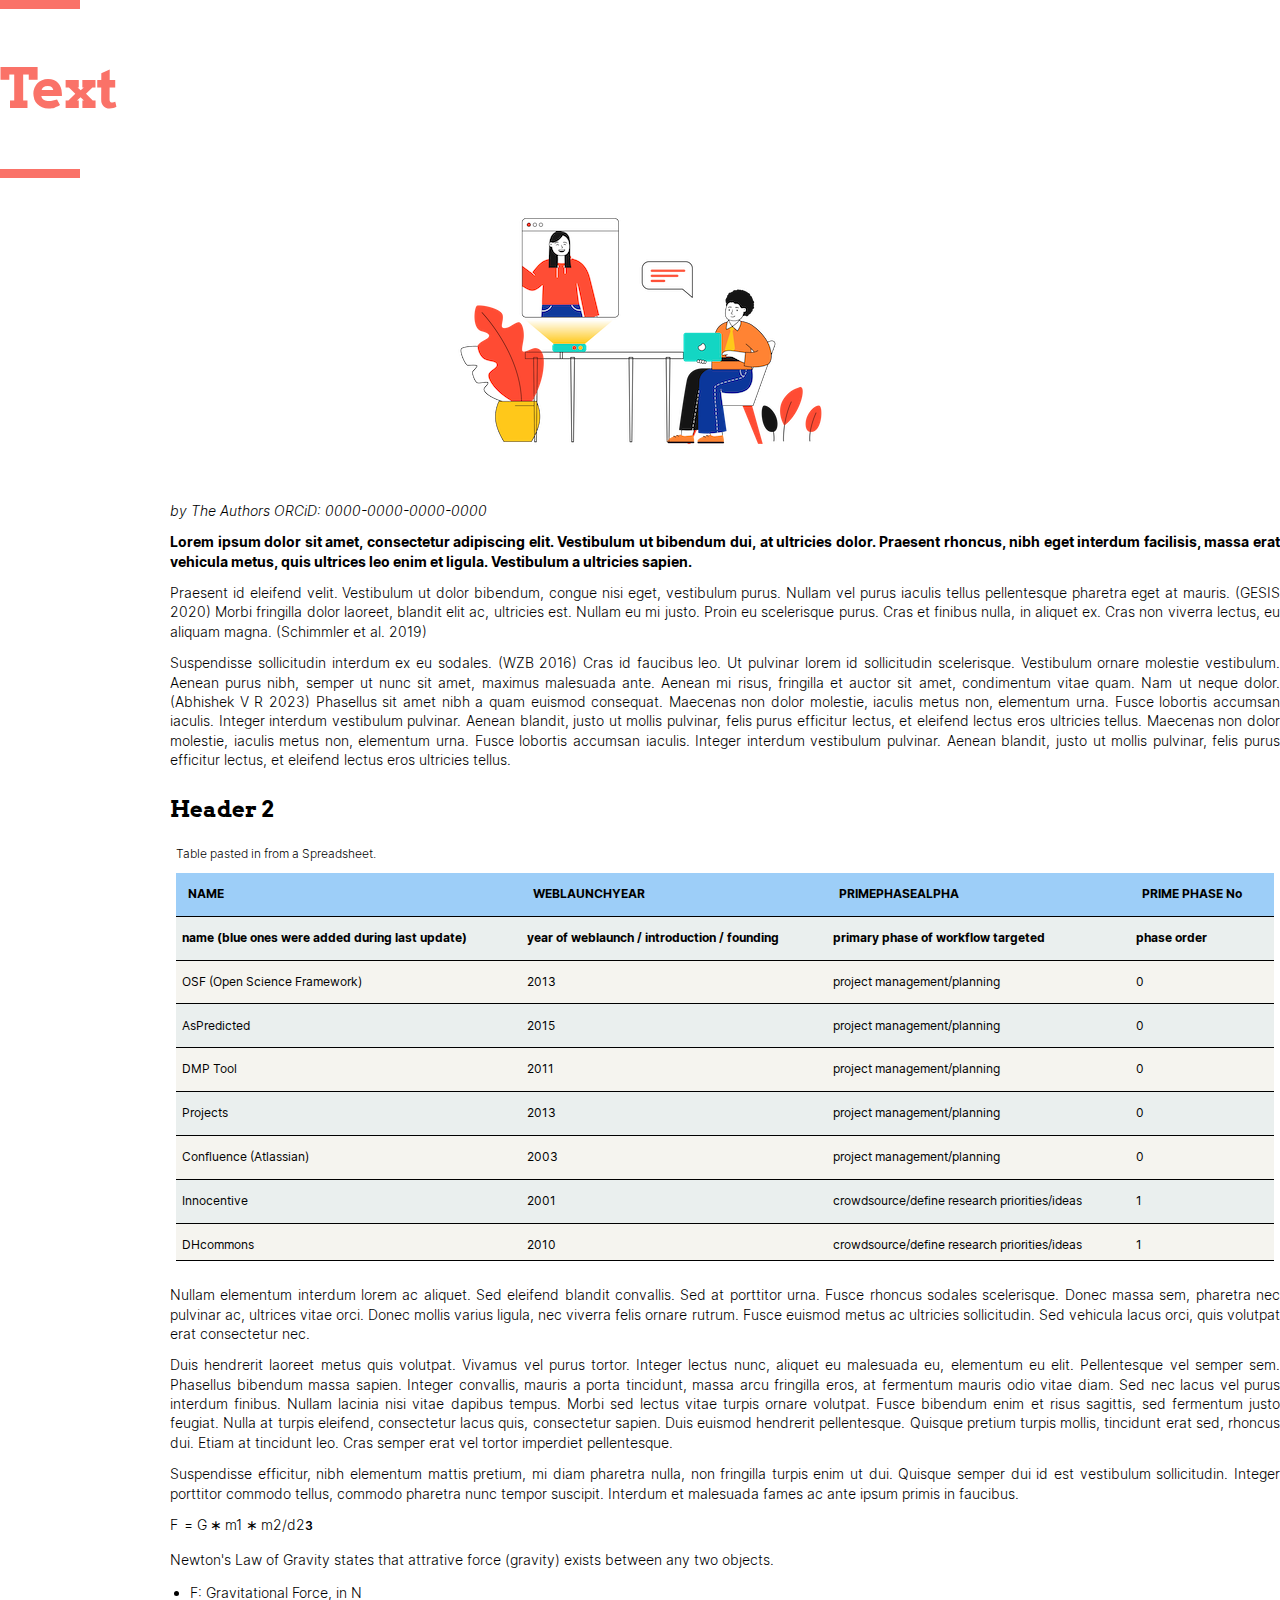
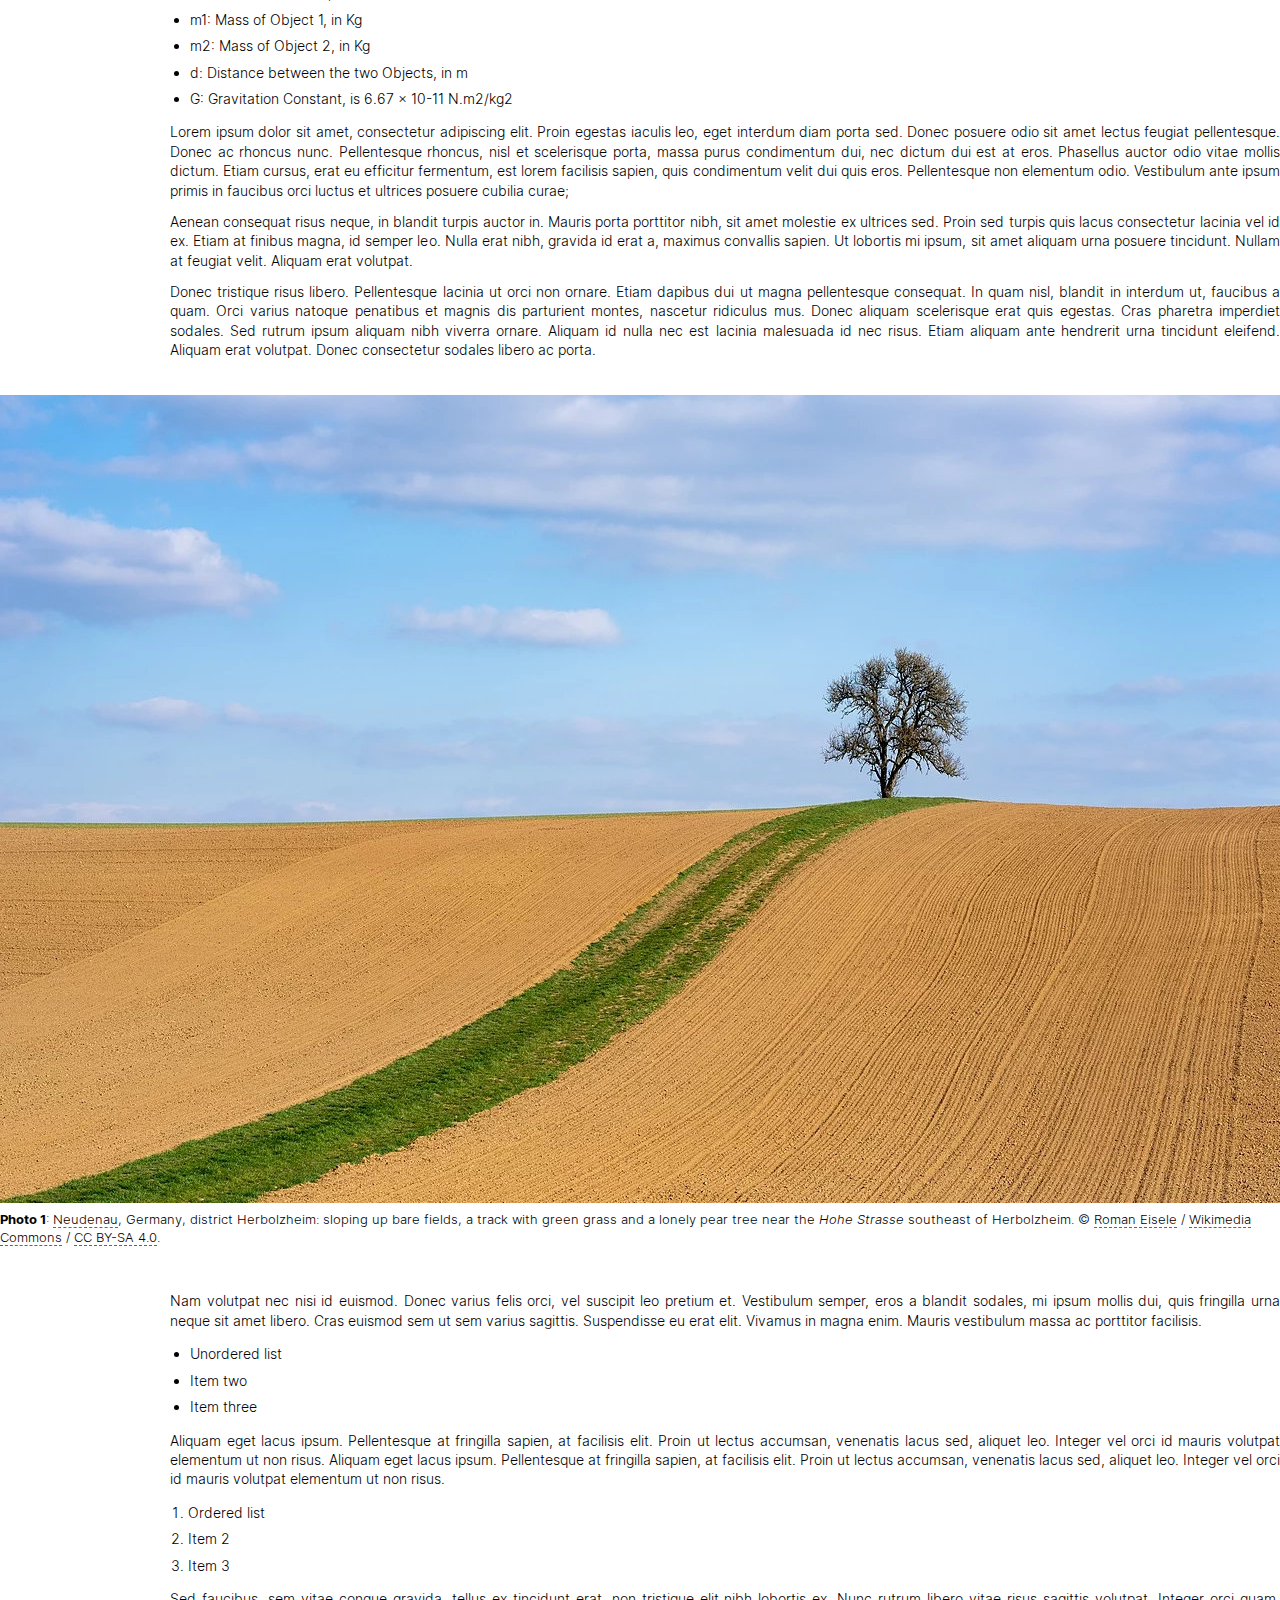
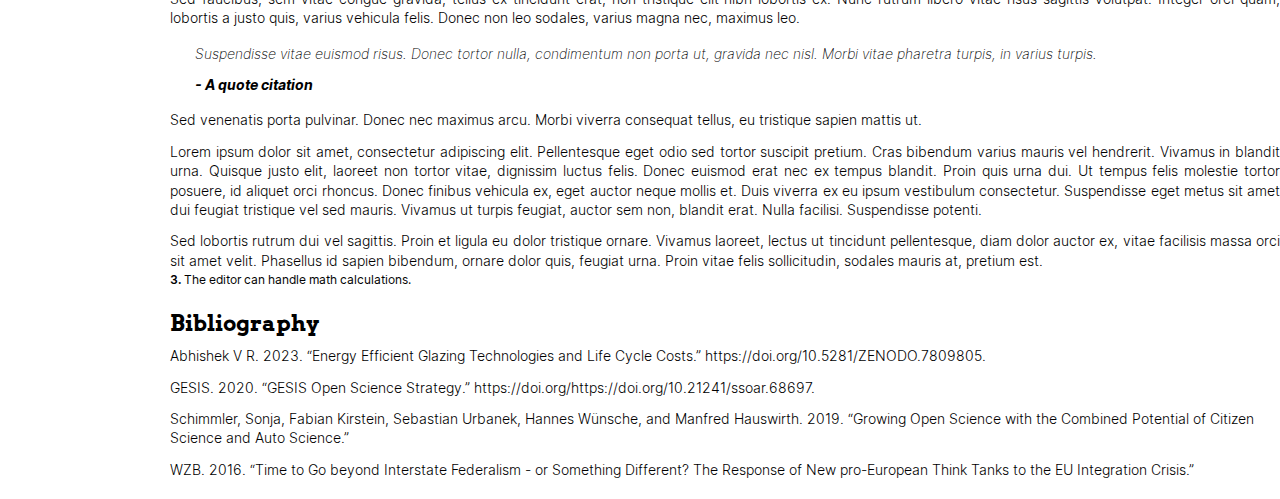
<file: html/document-4.html>
<!DOCTYPE html>
<html lang="en">
  <head>
    <meta charset="UTF-8">
    <title>Text</title>
    <link type="text/css" rel="stylesheet" href="css/book.css" />
    <link type="text/css" rel="stylesheet" href="css/appaloosa.css" />
  </head>
  <body class="book-chapter">
    <div class="article-part article-title" id="_4_0">Text</div>
    <div class="article-part article-richtext article-body">
      <figure id="F46825101" class="aligned-center image-width-100" data-aligned="center" data-width="100" data-category="none" data-caption-hidden="true"><img src="images/45ff9ba7-23db-4aef-8e66-5b46cab0740e.png"></figure>
      <p><em>by The Authors ORCiD: 0000-0000-0000-0000</em></p>
      <p><strong>Lorem ipsum dolor sit amet, consectetur adipiscing elit. Vestibulum ut bibendum dui, at ultricies dolor. Praesent rhoncus, nibh eget interdum facilisis, massa erat vehicula metus, quis ultrices leo enim et ligula. Vestibulum a ultricies sapien.</strong> </p>
      <p>Praesent id eleifend velit. Vestibulum ut dolor bibendum, congue nisi eget, vestibulum purus. Nullam vel purus iaculis tellus pellentesque pharetra eget at mauris. <span class="citation">(GESIS 2020)</span> Morbi fringilla dolor laoreet, blandit elit ac, ultricies est. Nullam eu mi justo. Proin eu scelerisque purus. Cras et finibus nulla, in aliquet ex. Cras non viverra lectus, eu aliquam magna. <span class="citation">(Schimmler et al. 2019)</span></p>
      <p>Suspendisse sollicitudin interdum ex eu sodales. <span class="citation">(WZB 2016)</span> Cras id faucibus leo. Ut pulvinar lorem id sollicitudin scelerisque. Vestibulum ornare molestie vestibulum. Aenean purus nibh, semper ut nunc sit amet, maximus malesuada ante. Aenean mi risus, fringilla et auctor sit amet, condimentum vitae quam. Nam ut neque dolor. <span class="citation">(Abhishek V R 2023)</span> Phasellus sit amet nibh a quam euismod consequat. Maecenas non dolor molestie, iaculis metus non, elementum urna. Fusce lobortis accumsan iaculis. Integer interdum vestibulum pulvinar. Aenean blandit, justo ut mollis pulvinar, felis purus efficitur lectus, et eleifend lectus eros ultricies tellus. Maecenas non dolor molestie, iaculis metus non, elementum urna. Fusce lobortis accumsan iaculis. Integer interdum vestibulum pulvinar. Aenean blandit, justo ut mollis pulvinar, felis purus efficitur lectus, et eleifend lectus eros ultricies tellus.</p>
      <h2 id="H3719843">Header 2</h2>
      <table id="T16439061" class="table-100 table-center table-auto" data-width="100" data-aligned="center" data-layout="auto" data-category="none">
        <caption><span class="label"></span><span class="text">Table pasted in from a Spreadsheet.</span></caption>
        <tbody>
          <tr>
            <th>
              <p><strong>NAME</strong></p>
            </th>
            <th>
              <p><strong>WEBLAUNCHYEAR</strong></p>
            </th>
            <th>
              <p><strong>PRIMEPHASEALPHA</strong></p>
            </th>
            <th>
              <p><strong>PRIME PHASE No</strong></p>
            </th>
          </tr>
          <tr>
            <td>
              <p><strong>name (blue ones were added during last update)</strong></p>
            </td>
            <td>
              <p><strong>year of weblaunch / introduction / founding</strong></p>
            </td>
            <td>
              <p><strong>primary phase of workflow targeted</strong></p>
            </td>
            <td>
              <p><strong>phase order</strong></p>
            </td>
          </tr>
          <tr>
            <td>
              <p>OSF (Open Science Framework)</p>
            </td>
            <td>
              <p>2013</p>
            </td>
            <td>
              <p>project management/planning</p>
            </td>
            <td>
              <p>0</p>
            </td>
          </tr>
          <tr>
            <td>
              <p>AsPredicted</p>
            </td>
            <td>
              <p>2015</p>
            </td>
            <td>
              <p>project management/planning</p>
            </td>
            <td>
              <p>0</p>
            </td>
          </tr>
          <tr>
            <td>
              <p>DMP Tool</p>
            </td>
            <td>
              <p>2011</p>
            </td>
            <td>
              <p>project management/planning</p>
            </td>
            <td>
              <p>0</p>
            </td>
          </tr>
          <tr>
            <td>
              <p>Projects</p>
            </td>
            <td>
              <p>2013</p>
            </td>
            <td>
              <p>project management/planning</p>
            </td>
            <td>
              <p>0</p>
            </td>
          </tr>
          <tr>
            <td>
              <p>Confluence (Atlassian)</p>
            </td>
            <td>
              <p>2003</p>
            </td>
            <td>
              <p>project management/planning</p>
            </td>
            <td>
              <p>0</p>
            </td>
          </tr>
          <tr>
            <td>
              <p>Innocentive</p>
            </td>
            <td>
              <p>2001</p>
            </td>
            <td>
              <p>crowdsource/define research priorities/ideas </p>
            </td>
            <td>
              <p>1</p>
            </td>
          </tr>
          <tr>
            <td>
              <p>DHcommons</p>
            </td>
            <td>
              <p>2010</p>
            </td>
            <td>
              <p>crowdsource/define research priorities/ideas </p>
            </td>
            <td>
              <p>1</p>
            </td>
          </tr>
        </tbody>
      </table>
      <p></p>
      <p>Nullam elementum interdum lorem ac aliquet. Sed eleifend blandit convallis. Sed at porttitor urna. Fusce rhoncus sodales scelerisque. Donec massa sem, pharetra nec pulvinar ac, ultrices vitae orci. Donec mollis varius ligula, nec viverra felis ornare rutrum. Fusce euismod metus ac ultricies sollicitudin. Sed vehicula lacus orci, quis volutpat erat consectetur nec.</p>
      <p>Duis hendrerit laoreet metus quis volutpat. Vivamus vel purus tortor. Integer lectus nunc, aliquet eu malesuada eu, elementum eu elit. Pellentesque vel semper sem. Phasellus bibendum massa sapien. Integer convallis, mauris a porta tincidunt, massa arcu fringilla eros, at fermentum mauris odio vitae diam. Sed nec lacus vel purus interdum finibus. Nullam lacinia nisi vitae dapibus tempus. Morbi sed lectus vitae turpis ornare volutpat. Fusce bibendum enim et risus sagittis, sed fermentum justo feugiat. Nulla at turpis eleifend, consectetur lacus quis, consectetur sapien. Duis euismod hendrerit pellentesque. Quisque pretium turpis mollis, tincidunt erat sed, rhoncus dui. Etiam at tincidunt leo. Cras semper erat vel tortor imperdiet pellentesque.</p>
      <p>Suspendisse efficitur, nibh elementum mattis pretium, mi diam pharetra nulla, non fringilla turpis enim ut dui. Quisque semper dui id est vestibulum sollicitudin. Integer porttitor commodo tellus, commodo pharetra nunc tempor suscipit. Interdum et malesuada fames ac ante ipsum primis in faucibus. </p>
      <p><span data-equation="F = G * m1 * m2 / d2" class="equation" contenteditable="false"><span class="ML__mathlive"><span class="ML__strut" style="height:0.75em"></span><span class="ML__strut--bottom" style="height:1em;vertical-align:-0.25em"></span><span class="ML__base"><span class="ML__mathit" style="margin-right:0.14em">F</span><span class="ML__cmr" style="margin-left:0.28em">=</span><span class="ML__mathit" style="margin-left:0.28em">G</span><span class="ML__cmr" style="margin-left:0.23em">∗</span><span class="ML__mathit" style="margin-left:0.23em">m</span><span class="ML__cmr">1</span><span class="ML__cmr" style="margin-left:0.23em">∗</span><span class="ML__mathit" style="margin-left:0.23em">m</span><span class="ML__cmr">2/</span><span class="ML__mathit">d</span><span class="ML__cmr">2</span></span></span></span><a href="#fn3" class="fn"><span class="footnote-counter" data-chapter-counter="1" data-book-counter="3"></span></a></p>
      <p>Newton's Law of Gravity states that attrative force (gravity) exists between any two objects.</p>
      <ul id="L43304341">
        <li>
          <p>F: Gravitational Force, in N</p>
        </li>
        <li>
          <p>m1: Mass of Object 1, in Kg</p>
        </li>
        <li>
          <p>m2: Mass of Object 2, in Kg</p>
        </li>
        <li>
          <p>d: Distance between the two Objects, in m</p>
        </li>
        <li>
          <p>G: Gravitation Constant, is 6.67 × 10-11 N.m2/kg2</p>
        </li>
      </ul>
      <p>Lorem ipsum dolor sit amet, consectetur adipiscing elit. Proin egestas iaculis leo, eget interdum diam porta sed. Donec posuere odio sit amet lectus feugiat pellentesque. Donec ac rhoncus nunc. Pellentesque rhoncus, nisl et scelerisque porta, massa purus condimentum dui, nec dictum dui est at eros. Phasellus auctor odio vitae mollis dictum. Etiam cursus, erat eu efficitur fermentum, est lorem facilisis sapien, quis condimentum velit dui quis eros. Pellentesque non elementum odio. Vestibulum ante ipsum primis in faucibus orci luctus et ultrices posuere cubilia curae;</p>
      <p>Aenean consequat risus neque, in blandit turpis auctor in. Mauris porta porttitor nibh, sit amet molestie ex ultrices sed. Proin sed turpis quis lacus consectetur lacinia vel id ex. Etiam at finibus magna, id semper leo. Nulla erat nibh, gravida id erat a, maximus convallis sapien. Ut lobortis mi ipsum, sit amet aliquam urna posuere tincidunt. Nullam at feugiat velit. Aliquam erat volutpat.</p>
      <p>Donec tristique risus libero. Pellentesque lacinia ut orci non ornare. Etiam dapibus dui ut magna pellentesque consequat. In quam nisl, blandit in interdum ut, faucibus a quam. Orci varius natoque penatibus et magnis dis parturient montes, nascetur ridiculus mus. Donec aliquam scelerisque erat quis egestas. Cras pharetra imperdiet sodales. Sed rutrum ipsum aliquam nibh viverra ornare. Aliquam id nulla nec est lacinia malesuada id nec risus. Etiam aliquam ante hendrerit urna tincidunt eleifend. Aliquam erat volutpat. Donec consectetur sodales libero ac porta.</p>
      <figure id="F6617821" class="aligned-center image-width-100" data-aligned="center" data-width="100" data-category="photo"><img src="images/9ca8919d-1362-44f1-9b69-1a9286cf1f45.jpeg">
        <figcaption><span class="label-counter" data-book-counter="1" data-chapter-counter="1">Photo</span><span class="text"><a href="https://en.wikipedia.org/wiki/Neudenau" title="en:Neudenau">Neudenau</a>, Germany, district Herbolzheim: sloping up bare fields, a track with green grass and a lonely pear tree near the <em>Hohe Strasse</em> southeast of Herbolzheim. © <a href="https://commons.wikimedia.org/wiki/User:Aristeas" title="User:Aristeas">Roman Eisele</a> / <a href="https://commons.wikimedia.org/wiki/Main_Page" title="Main Page">Wikimedia Commons</a> / <a href="https://creativecommons.org/licenses/by-sa/4.0/">CC BY-SA 4.0</a>.</span></figcaption>
      </figure>
      <p>Nam volutpat nec nisi id euismod. Donec varius felis orci, vel suscipit leo pretium et. Vestibulum semper, eros a blandit sodales, mi ipsum mollis dui, quis fringilla urna neque sit amet libero. Cras euismod sem ut sem varius sagittis. Suspendisse eu erat elit. Vivamus in magna enim. Mauris vestibulum massa ac porttitor facilisis.</p>
      <ul id="L57547371">
        <li>
          <p>Unordered list</p>
        </li>
        <li>
          <p>Item two</p>
        </li>
        <li>
          <p>Item three</p>
        </li>
      </ul>
      <p>Aliquam eget lacus ipsum. Pellentesque at fringilla sapien, at facilisis elit. Proin ut lectus accumsan, venenatis lacus sed, aliquet leo. Integer vel orci id mauris volutpat elementum ut non risus. Aliquam eget lacus ipsum. Pellentesque at fringilla sapien, at facilisis elit. Proin ut lectus accumsan, venenatis lacus sed, aliquet leo. Integer vel orci id mauris volutpat elementum ut non risus. </p>
      <ol id="L19821611">
        <li>
          <p>Ordered list</p>
        </li>
        <li>
          <p>Item 2</p>
        </li>
        <li>
          <p>Item 3</p>
        </li>
      </ol>
      <p>Sed faucibus, sem vitae congue gravida, tellus ex tincidunt erat, non tristique elit nibh lobortis ex. Nunc rutrum libero vitae risus sagittis volutpat. Integer orci quam, lobortis a justo quis, varius vehicula felis. Donec non leo sodales, varius magna nec, maximus leo. </p>
      <blockquote>
        <p>Suspendisse vitae euismod risus. Donec tortor nulla, condimentum non porta ut, gravida nec nisl. Morbi vitae pharetra turpis, in varius turpis. </p>
        <p><strong>- A quote citation</strong></p>
      </blockquote>
      <p>Sed venenatis porta pulvinar. Donec nec maximus arcu. Morbi viverra consequat tellus, eu tristique sapien mattis ut.</p>
      <p>Lorem ipsum dolor sit amet, consectetur adipiscing elit. Pellentesque eget odio sed tortor suscipit pretium. Cras bibendum varius mauris vel hendrerit. Vivamus in blandit urna. Quisque justo elit, laoreet non tortor vitae, dignissim luctus felis. Donec euismod erat nec ex tempus blandit. Proin quis urna dui. Ut tempus felis molestie tortor posuere, id aliquet orci rhoncus. Donec finibus vehicula ex, eget auctor neque mollis et. Duis viverra ex eu ipsum vestibulum consectetur. Suspendisse eget metus sit amet dui feugiat tristique vel sed mauris. Vivamus ut turpis feugiat, auctor sem non, blandit erat. Nulla facilisi. Suspendisse potenti.</p>
      <p>Sed lobortis rutrum dui vel sagittis. Proin et ligula eu dolor tristique ornare. Vivamus laoreet, lectus ut tincidunt pellentesque, diam dolor auctor ex, vitae facilisis massa orci sit amet velit. Phasellus id sapien bibendum, ornare dolor quis, feugiat urna. Proin vitae felis sollicitudin, sodales mauris at, pretium est. </p>
    </div>
    <section class="fnlist" role="doc-footnotes">
      <section id="fn3" role="doc-footnote" data-chapter-counter="1" data-book-counter="3">
        <p><span class="footnote-counter" data-chapter-counter="1" data-book-counter="3"></span>The editor can handle math calculations. </p>
      </section>
    </section>
    <h1 class="article-bibliography-header" id="_4_1">Bibliography</h1>
    <div class="csl-bib-body">
      <div class="csl-entry">Abhishek V R. 2023. “Energy Efficient Glazing Technologies and Life Cycle Costs.” https://doi.org/10.5281/ZENODO.7809805.</div>
      <div class="csl-entry">GESIS. 2020. “GESIS Open Science Strategy.” https://doi.org/https://doi.org/10.21241/ssoar.68697.</div>
      <div class="csl-entry">Schimmler, Sonja, Fabian Kirstein, Sebastian Urbanek, Hannes Wünsche, and Manfred Hauswirth. 2019. “Growing Open Science with the Combined Potential of Citizen Science and Auto Science.”</div>
      <div class="csl-entry">WZB. 2016. “Time to Go beyond Interstate Federalism - or Something Different? The Response of New pro-European Think Tanks to the EU Integration Crisis.”</div>
    </div>
  </body>
</html>
</file>
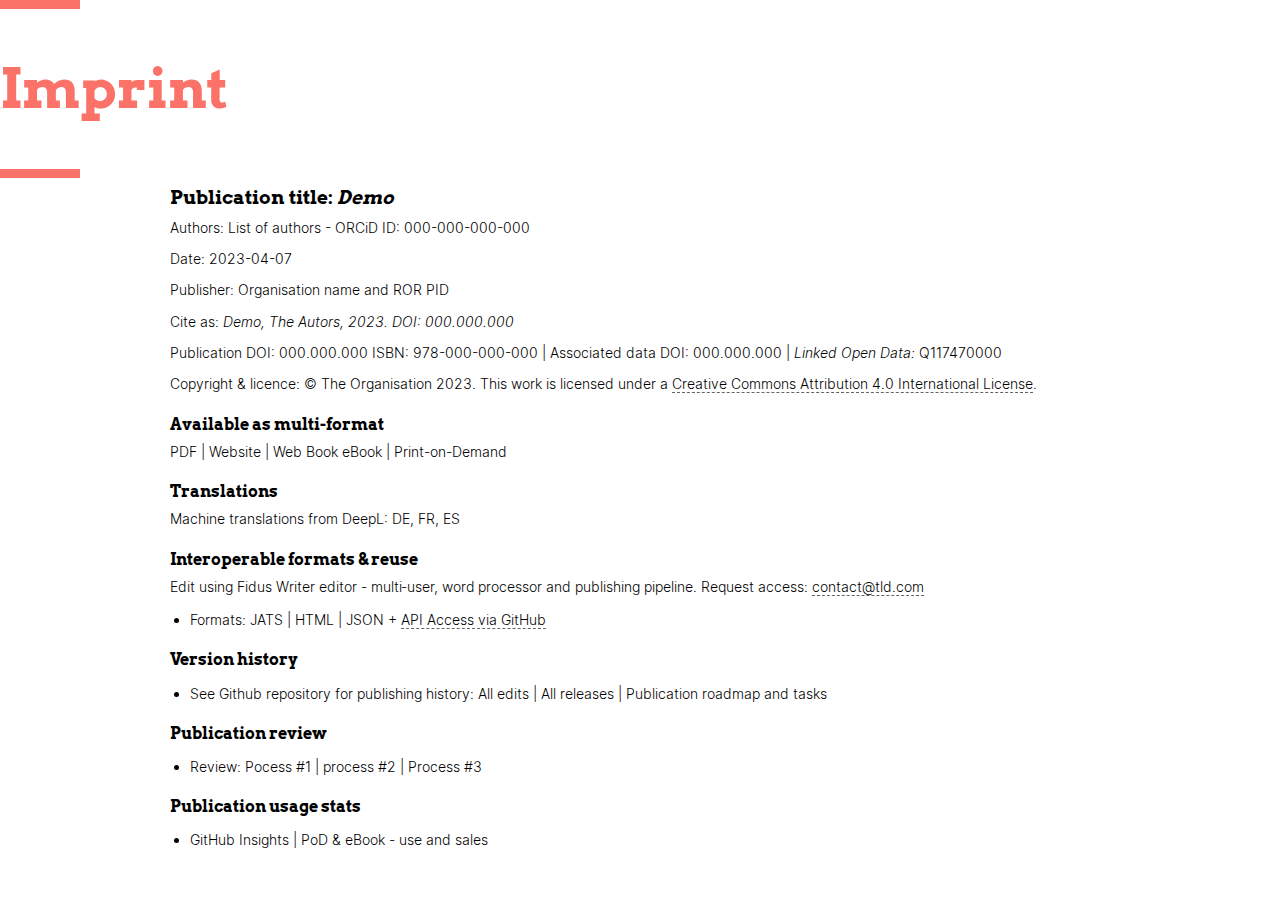
<file: html/document-5.html>
<!DOCTYPE html>
<html lang="en">
  <head>
    <meta charset="UTF-8">
    <title>Imprint</title>
    <link type="text/css" rel="stylesheet" href="css/book.css" />
    <link type="text/css" rel="stylesheet" href="css/appaloosa.css" />
  </head>
  <body class="book-chapter">
    <div class="article-part article-title" id="_5_0">Imprint</div>
    <div class="article-part article-richtext article-body">
      <h3 id="H6864698">Publication title: <em>Demo </em></h3>
      <p>Authors: List of authors - ORCiD ID:&nbsp;000-000-000-000</p>
      <p>Date: 2023-04-07</p>
      <p>Publisher: Organisation name and ROR PID</p>
      <p>Cite as: <em>Demo, The Autors, 2023. DOI:</em>&nbsp;<em>000.000.000</em></p>
      <p>Publication DOI:&nbsp;000.000.000 ISBN:&nbsp;978-000-000-000 | Associated data DOI:&nbsp;000.000.000 | <em>Linked Open Data: </em>Q117470000</p>
      <p>Copyright &amp; licence: © The Organisation 2023. This work is licensed under a <a href="https://creativecommons.org/licenses/by/4.0/">Creative Commons Attribution 4.0 International License</a>.</p>
      <h4 id="H8085668">Available as multi-format</h4>
      <p>PDF | Website | Web Book eBook | Print-on-Demand </p>
      <h4 id="H5866075">Translations</h4>
      <p>Machine translations from DeepL: DE, FR, ES </p>
      <h4 id="H4022411">Interoperable formats &amp; reuse</h4>
      <p>Edit using Fidus Writer editor - multi‑user, word<strong>&nbsp;</strong>processor and publishing pipeline. Request access: <a href="contact@tld.com" title="contact@tld.com">contact@tld.com</a></p>
      <ul id="L54783141">
        <li>
          <p>Formats: JATS | HTML | JSON + <a href="https://docs.github.com/en/rest/guides/getting-started-with-the-rest-api?apiVersion=2022-11-28" title="https://docs.github.com/en/rest/guides/getting-started-with-the-rest-api?apiVersion=2022-11-28">API Access via GitHub</a></p>
        </li>
      </ul>
      <h4 id="H288689">Version history</h4>
      <ul id="L33180861">
        <li>
          <p>See Github repository for publishing history: All edits | All releases | Publication roadmap and tasks</p>
        </li>
      </ul>
      <h4 id="H3767141">Publication review </h4>
      <ul id="L42019961">
        <li>
          <p>Review: Pocess #1 | process #2 | Process #3</p>
        </li>
      </ul>
      <h4 id="H3133638">Publication usage stats</h4>
      <ul id="L37979481">
        <li>
          <p>GitHub Insights | PoD &amp; eBook - use and sales</p>
        </li>
      </ul>
    </div>
    <section class="fnlist" role="doc-footnotes"></section>
  </body>
</html>
</file>
<file: html/css/book.css>
/* Footnote and figure/table labeling */

span.label-counter::after,
a.reference-counter::after {
    content: ' ' attr(data-book-counter); /* or data-chapter-counter */
}

.footnote-counter::before {
    content: attr(data-book-counter); /* or data-chapter-counter */
}

section[role='doc-footnote'] .footnote-counter::after {
    content: '. ';
}

/* CSL */

.csl-bib-body {
    padding-top: .5em;
    padding-bottom: .5em;
}

.csl-left-margin {
    padding-right: 1ch;
    clear: left;
    float: left;
    white-space: pre;
}

.csl-entry i {
    font-style: italic;
}

.csl-entry b {
    font-weight: bold;
}

.csl-entry sup {
    vertical-align: super;
    font-size: smaller;
}

.csl-entry sub {
    vertical-align: sub;
    font-size: smaller;
}

.csl-indent {
    padding-left: .5in;
}

.csl-entry {
    clear: left;
}

.csl-right-inline {
    padding-left: 20px;
}

span.anchor {
    text-decoration: underline;
    color: var(--cs-4-text);
}

figure figcaption {
    margin-top: 10px;
    font-size: .9em;
}

figure img {
    max-width: 100%;
}

figure {
    width: calc(80% - 12px);
    border: 1px solid black;
    padding: 5px;
    text-align: center;
    break-inside: avoid;
    cursor: pointer;
    margin: 10%;
    clear: none;
}

.aligned-right {
    float: right;
}

.aligned-left {
    float: left;
}

.aligned-center {
    float: none;
    display: block;
    margin-left: auto;
    margin-right: auto;
    align-content: center;
}

.image-width-100 {
    width: 80%;
    box-sizing: border-box;
}

.image-width-75 {
    width: 55%;
    box-sizing: border-box;
}

.image-width-50 {
    width: 40%;
    margin-left: 5%;
    margin-right: 5%;
    box-sizing: border-box;
}

.image-width-25 {
    width: 21%;
    margin-left: 2%;
    margin-right: 2%;
    box-sizing: border-box;
}


figure[data-category='table'] figcaption span.text::before,
figure[data-category='photo'] figcaption span.text::before,
figure[data-category='figure'] figcaption span.text::before,
table[data-category='table'] caption span.text::before {
    content: ': ';
}

table {
    clear: both;
}

.table-25 {
    width: 25%;
}

.table-50 {
    width: 50%;
}

.table-75 {
    width: 75%;
}

.table-100 {
    width: 100%;
}

.table-center {
    margin-left: auto !important;
    margin-right: auto !important;
    clear: both;
}

.table-left {
    float: left;
}

.table-right {
    float: right;
}

.user-contents a {
    text-decoration: underline;
}

.article table[data-layout='fixed'] {
    table-layout: fixed !important;
}

.article table[data-layout='auto'] {
    table-layout: auto !important;
}

.article-title {
    font-size: 48px;
}

.article .table-of-contents h1,
.article .table-of-contents h2,
.article .table-of-contents h3,
.article .table-of-contents h4,
.article .table-of-contents h5,
.article .table-of-contents h6 {
    font-size: 1em;
    font-weight: normal;
    margin-bottom: unset;
}

.article .table-of-contents h2 {
    padding-left: 1em;
}

.article .table-of-contents h3 {
    padding-left: 2em;
}

.article .table-of-contents h4 {
    padding-left: 3em;
}

.article .table-of-contents h5 {
    padding-left: 4em;
}

.article .table-of-contents h6 {
    padding-left: 5em;
}

.article .table-of-contents h1.toc {
    font-style: italic;
}

.underline {
    text-decoration: underline;
}
</file>
<file: html/css/appaloosa.css>
/*Appaloosa (Report) - publication style: 29 Jan 2024

/*body*/

@font-face {
  font-family: "Inter";
  font-weight: 400;
  font-style: normal;
  src: local('Inter Regular'), local('Inter-Regular'), url(media/Inter-Regular.ttf) format('truetype');
  }
  
  @font-face {
      font-family: "Inter";
      font-weight: 400;
      font-style: italic;
      src: local('Inter Italic'), local('Inter-Italic'), url(media/Inter-Italic.ttf) format('truetype');
  }
  
  @font-face {
      font-family: "Inter";
      font-weight: bold;
      font-style: normal;
      src: local('Inter Bold'), local('Inter-Bold'), url(media/Inter-Bold.ttf) format('truetype');
  }
  
  @font-face {
      font-family: "Inter";
      font-weight: bold;
      font-style: italic;
      src: local('Inter Bold Italic'), local('Inter-BoldItalic'), url(media/Inter-BoldItalic.ttf) format('truetype');
  }
  
  @font-face {
      font-family: "Inter";
      font-weight: 500;
      font-style: normal;
      src: local('Inter Medium'), local('Inter-Medium'), url(media/Inter-Medium.ttf) format('truetype');
  }
  
  @font-face {
      font-family: "Inter";
      font-weight: 500;
      font-style: italic;
      src: local('Inter Medium Italic'), local('Inter-MediumItalic'), url(media/Inter-MediumItalic.ttf) format('truetype');
  }
  
  @font-face {
      font-family: "Inter";
      font-weight: 600;
      font-style: normal;
      src: local('Inter SemiBold'), local('Inter-SemiBold'), url(media/Inter-SemiBold.ttf) format('truetype');
  }
  
  @font-face {
      font-family: "Inter";
      font-weight: 600;
      font-style: italic;
      src: local('Inter SemiBold Italic'), local('Inter-SemiBoldItalic'), url(media/Inter-SemiBoldItalic.ttf) format('truetype');
  }
  
  @font-face {
      font-family: "Inter";
      font-weight: 300;
      font-style: normal;
      src: local('Inter Light'), local('Inter-Light'), url(media/Inter-Light.ttf) format('truetype');
  }
  
  @font-face {
      font-family: "Inter";
      font-weight: 300;
      font-style: italic;
      src: local('Inter Light Italic'), local('Inter-LightItalic'), url(media/Inter-LightItalic.ttf) format('truetype');
  }
  
  @font-face {
      font-family: "Inter";
      font-weight: 200;
      font-style: normal;
      src: local('Inter ExtraLight'), local('Inter-ExtraLight'), url(media/Inter-ExtraLight.ttf) format('truetype');
  }
  
  @font-face {
      font-family: "Inter";
      font-weight: 200;
      font-style: italic;
      src: local('Inter ExtraLight Italic'), local('Inter-ExtraLightItalic'), url(media/Inter-ExtraLightItalic.ttf) format('truetype');
  }

    /*Headers ALT #1*/
  
    @font-face {
      font-family: "Arvo";
      font-weight: bold;
      font-style: normal;
      src: local('Arvo Bold'), local('Arvo-Bold'), url(media/Arvo-Bold.ttf) format('truetype');
      }
    
      @font-face {
        font-family: "Arvo";
        font-weight: 600;
        font-style: normal;
        src: local('Arvo Bold'), local('Arvo-Bold'), url(media/Arvo-Bold.ttf) format('truetype');
    }
    
    @font-face {
        font-family: "Arvo";
        font-weight: 500;
        font-style: normal;
        src: local('Arvo Bold'), local('Arvo-Bold'), url(media/Arvo-Bold.ttf) format('truetype');
    }
    
    @font-face {
        font-family: "Arvo";
        font-weight: 400;
        font-style: normal;
        src: local('Arvo Regular'), local('Arvo-Regular'), url(media/Arvo-Regular.ttf) format('truetype');
    }
  
  /*Secondary headers*/
  
  @font-face {
      font-family: "Roboto Slab";
      font-weight: 600;
      font-style: normal;
      src: local('Roboto Slab SemiBold'), local('RobotoSlab-SemiBold'), url(media/RobotoSlab-SemiBold.ttf) format('truetype');
  }
  
  @font-face {
      font-family: "Roboto Slab";
      font-weight: 500;
      font-style: normal;
      src: local('Roboto Slab Medium'), local('RobotoSlab-Medium'), url(media/RobotoSlab-Medium.ttf) format('truetype');
  }
  
  @font-face {
      font-family: "Roboto Slab";
      font-weight: 400;
      font-style: normal;
      src: local('Roboto Slab Regular'), local('RobotoSlab-Regular'), url(media/RobotoSlab-Regular.ttf) format('truetype');
  }
  
  @font-face {
      font-family: "Roboto Slab";
      font-weight: 300;
      font-style: normal;
      src: local('Roboto Slab Light'), local('RobotoSlab-Light'), url(media/RobotoSlab-Light.ttf) format('truetype');
  }
  
  @font-face {
      font-family: "Roboto Slab";
      font-weight: 200;
      font-style: normal;
      src: local('Roboto Slab ExtraLight'), local('RobotoSlab-ExtraLight'), url(media/RobotoSlab-ExtraLight.ttf) format('truetype');
  }
  
  *{
    font-family: "Inter", sans-serif;
  }

/*Page size*/

@page {
    size: 210mm 297mm;
    margin-top: 20mm;
    margin-bottom: 30mm;
  }

 /*Cover*/ 
  
  @page: first {
    size: 210mm 297mm;
    background-image: linear-gradient(#F5F4EF,#F5F4EF 73%,#56ACF6, #9dcef8 27%);
    background-size: 210mm 297mm;
    display: flex;
    margin-top: 30mm;
    color: #FA7268;
    page-break-after: always;
    @bottom-left { content: normal; }
    @bottom-center { content: normal; }
    @bottom-right { content: normal; }
    @top-left { content: normal; }
    @top-right { content: normal;}
    @top-center { content: normal;}
  }

/*Verso - left page*/ 

@page: left {
    margin-left: 15mm;
    margin-right: 20mm;
    @top-left {
      content: " ";
    }
    @top-center {
      content: " ";
    }
    @bottom-left {
      content: counter(page) " "" | "" "  env(doc-title);
      font-family: "Inter", sans-serif;
      font-weight: 400;
      font-size: 12px;
      line-height: 1.4;
      color: #000000;
      letter-spacing: 0.1pt;
      /*word-spacing: 1px;*/
      background-image: linear-gradient(45deg, #FA7268,#FA7268);
      background-repeat: no-repeat;
      background-size: 80px 9px;
      background-position: 0 55%;
      padding-top: 20px;
      vertical-align: top;
      width: 75%;
      }
      @bottom-center {
          content: " ";
          width: 10%;
        }
        @bottom-right { width: 15%; }
    }

    /*Recto - right page*/
  
@page: right {
    margin-left: 20mm;
    margin-right: 15mm;
    @top-right {
       content: "";
    }
    @top-center {
      content: " ";
    }
    @bottom-left { width: 15%; }
    @bottom-center {
      content: " ";
      width: 10%;
    }
    @bottom-right {
      content: string(chapter-title, start) " "" | "" " counter(page);
      font-family: "Inter", sans-serif;
      font-weight: 400;
      font-size: 12px;
      line-height: 1.4;
      color: #000000;
      letter-spacing: 0.1pt;
      background-image: linear-gradient(45deg, #FA7268,#FA7268);
      background-repeat: no-repeat;
      background-size: 80px 9px;
      background-position: 100% 55%;
      padding-top: 20px;
      vertical-align: top;
      width: 75%;
    }
  }

/*Blank page*/ 
 
@page: blank {
    @bottom-left {content: normal;}
    @bottom-right {content: normal;}
    @top-center {content: normal;}
    @top-left {content: normal;}
    @top-right {content: normal;}
  }

/*HTML basics*/ 

html {
    font-size: 18px;
    font-weight: 300;
    color: #000000;
    text-rendering: optimizeLegibility;
    overflow-wrap: break-word;
    word-wrap: break-word;
  }
html body { background-color: transparent!important;}
body {
    counter-reset: chapter figure-cat-figure figure-cat-photo figure-cat-table footnote-counter footnote-marker-counter;
    overflow-wrap: break-word;
  }
  
  html,
  body,
  div,
  span,
  object,
  iframe,
  h1,
  h2,
  h3,
  h4,
  h5,
  h6,
  p,
  blockquote,
  pre,
  abbr,
  address,
  cite,
  code,
  del,
  dfn,
  em,
  img,
  ins,
  kbd,
  q,
  samp,
  small,
  strong,
  sub,
  sup,
  var,
  b,
  i,
  dl,
  dt,
  dd,
  ol,
  ul,
  li,
  fieldset,
  form,
  label,
  legend,
  table,
  caption,
  tbody,
  tfoot,
  thead,
  tr,
  th,
  td,
  article,
  aside,
  canvas,
  details,
  figcaption,
  figure,
  footer,
  header,
  hgroup,
  menu,
  nav,
  section,
  summary,
  time,
  mark,
  audio,
  video {
    margin: 0;
    padding: 0;
    border: 0;
    font-size: 100%;
    vertical-align: baseline;
  }
  .copyrightpage p {
    font-family: "Inter", sans-serif;
    color: #000000;
  }
  nav::before {
    content: "Contents";
    font-family: "Arvo", serif;
    font-size: 55px;
    color: #FA7268;
    font-weight: 600;
  }
  nav {
    margin: 2em 0;
    break-before: always;
    page-break-before: always;
    width: 80%;
    font-family: "Roboto Slab", sans-serif;
  }
  nav ol {
    margin-top: 2em;
    list-style: none;
  }
  nav li a {
    display: inline-flex;
    width: 100%;
    text-decoration: none;
    color: currentColor;
    align-items: baseline;
    border: none;
    /*font-size: 9pt;*/
    border-bottom: 1px solid;
    line-height: 1.8em;
  }
  /*nav li a:hover {
    border-bottom: 0px;
  }*/
  nav li a::before {
    margin-right: 0.5em;
    /*border-bottom: 1px dotted;*/
    content: "";
    order: 1;
    flex: auto;
  }
  nav li {
    font-weight: 500;
  }
  
  nav li ol {
    margin-top: 0.5em;
  }
  
  nav li ol li {
    padding-left: 1.2em;
    font-weight: 300;
  }
  
  nav li ol li ol li ol li {
    display: none;
  }
  
  nav li a::after {
   text-align: right;
   content: target-counter(attr(href), page);
   align-self: flex-end;
   flex: none;
   order: 2;
  }

/*Docsify*/

/*Review*/

/*QR code for content URL*/

div.titlepage {
  height: 100vh;
  background-image: url("media/qr.png");
  /*-webkit-filter: drop-shadow( -5px 5px 5px rgb(165, 165, 165) );
  filter: drop-shadow( -5px 5px 5px rgb(146, 8, 8)); */
  background-position: 0% 100%;
  background-size: 15%;
  background-repeat: no-repeat; /*logo cover image*/
  margin-top: 0em;
  margin-bottom: 0em;
}

.booktitle {
    /*text-align: center;*/
    font-family: "Arvo", serif;
    font-size: 55px;
    color:#000000;
    page-break-inside: avoid;
    page-break-after: avoid;
    text-transform: none;
    hyphens: manual;
    white-space: pre-line;
    letter-spacing: 0pt;
    word-spacing: 1px;
    font-weight: 600;
    max-width: 100%;
    margin: 0;
    text-align: left;
  }

.booktitle:before {
    display: block;
    text-transform: none;
    counter-increment: chapter;
    height: 7em;
    background-image: linear-gradient(45deg, #FA7268,#FA7268);
    background-repeat: no-repeat;
    background-size: 80px 9px;
    background-position: 0% 0%;
    padding-top: 0.5em;
    color: #000000;
    content:" ";/*here goes text*/
    font-size: 18px;
  }
  
h2.booksubtitle {
    font-family: "Roboto Slab", sans-serif;
    font-size: 30px;
    font-weight: 400!important;
    color: #000000;
    padding-top: 0.7em;
    margin: 0;
  }

h3.bookauthor {
    font-family: "Roboto Slab", sans-serif;
    font-size: 20px;
    color: #000000;
    padding-top: 2em;
    font-weight: 400!important;
    margin: 0;
  }

h4.bookversion {
    font-family: "Roboto Slab", sans-serif;
    font-size: 12px;
    color: #000000;
    font-weight: 400;
    padding-top: 4em;
    margin: 0;
    text-align: left;
  }
  
h1.part {
    page-break-before: always!important;
    page-break-after: always!important;
    color: #000000;
    margin-top:0;
  }
h1.part:before {
    display: block;
    text-transform: none;
    counter-increment: chapter;
    height: 1em;
    background-image: linear-gradient(45deg, #FA7268,#FA7268);
    background-repeat: no-repeat;
    background-size: 80px 9px;
    background-position: 0% 0%;
    content:"";
  }

.article-part.article-title {
    page-break-before: always!important;
  }
.article-title {
    font-family: "Arvo", serif;
    string-set: chapter-title content(text);
    font-size: 55px;
    color:#FA7268;
    /*margin-top: 2em;*/
    page-break-before: always!important;
    page-break-inside: avoid;
    page-break-after: avoid;
    text-transform: none;
    hyphens: manual;
    white-space: pre-line;
    letter-spacing: 0pt;
    word-spacing: 1px;
    font-weight: 600;
    max-width: 70%;
  }

.article-title strong { font-weight: 600;}
  
.article-title:before {
    display: block;
    text-transform: none;
    counter-increment: chapter;
    height: 1em;
    background-image: linear-gradient(45deg, #FA7268,#FA7268);
    background-repeat: no-repeat;
    background-size: 80px 9px;
    background-position: 0% 0%;
    content:"";
  }
.article-title:after{
    display: block;
    background-image: linear-gradient(45deg, #FA7268,#FA7268);
    background-repeat: no-repeat;
    background-size: 80px 9px;
    background-position: 0% 100%;
    content:"";
    height:1em;
  }
.article-contributors, .article-authors {
    font-size:  0.8837rem;
    font-weight: 300;
    margin: 20px 0;
  }
.article-abstract {
    margin: 10px 0 80px 0;
  }
.article-abstract p {
    font-size:  1.3rem;
    font-weight: 400;
    margin: 10px 0 80px 0;
  }
  
.article-body {
     margin-top: -15px;
     margin-left: 170px;
   }
  
   section.fnlist {
     margin-left: 170px;
   }
  
/*Literaturverzeichnis*/

h1.article-bibliography-header {
    font-family: "Arvo", serif;
    font-size: 1.395rem;
    text-align: left;
    margin-bottom: 0;
    page-break-inside: avoid;
    page-break-after: avoid;
    text-transform: none;
    hyphens: manual;
    white-space: pre-line;
    /*letter-spacing: 0pt;
    word-spacing: 1px;*/
    margin-left: 170px;
    font-weight: 600;
  }
  div.csl-bib-body {
    margin-left: 170px;
  }

.csl-entry {
    font-family: "Inter", sans-serif;
    font-weight: 300;
    font-size:  0.8837rem;
    line-height: 1.37;
    margin-bottom: 9pt;
    /*letter-spacing: 0.2pt;
    word-spacing: 0.2pt;*/
  }

.article-body > figure.image-width-100 {
    margin-left: -170px;
    width: auto !important;
  }
  
.image-width-100 {
      width: 99%;
      box-sizing:border-box;
  }
  
  .image-width-90 {
      width: 89%;
      box-sizing:border-box;
  }
  
  .image-width-75 {
      width: 74%;
      box-sizing:border-box;
  }
  
  .image-width-50 {
      width: 49%;
      margin-left:5%;
      margin-right:5%;
      box-sizing:border-box;
  }
  
  .image-width-25 {
      width: 24%;
      margin-left:2%;
      margin-right:2%;
      box-sizing:border-box;
  }
  
  p {
    font-size:  0.8837rem; /* 0.8837rem */
    line-height: 1.37; /* 1.3954rem */
    margin-bottom: 0pt;
    text-align: justify;
    /*letter-spacing: 0.2pt;
    /*word-spacing: 0.2pt;*/
    orphans: 2;
    widows: 2;
  }
  
  p + p {
    text-indent: 0;
    margin-top: 9pt; }
  
  div.table-cell-container p + p {
    margin-top: 0pt;}
  
  li p {
     display: inline;
  }
  
  p strong,
  p .bold,
  p .Bold,
  p b,
  li strong,
  li .bold,
  li .Bold,
  li b {
    font-weight: 700;
  }
  
  table li strong,
  table li .bold,
  table li .Bold,
  table li b {
    font-family: "Inter", sans-serif;
    font-weight: 700;
  }
  
  em,
  .italic {
    font-family: inherit;
    font-style: italic;
  }
  
  pre {
    max-width: 80.1266666667mm;
  }
  
  a, .csl-bib-body a {
    color: #000000;
    text-decoration: none !important;
    border-bottom: 1px dashed rgb(101,100,98);
  }
  
  a:hover {
    border-bottom: 1px solid rgb(101,100,98);
  }
  
  strong em {
    font-weight: bold;
    font-style: italic;
  }
  
  var {
    font-family: "Inter", sans-serif;
    font-weight: normal;
  }
  
  var em,
  var .Italic {
    font-weight: normal;
    font-style: normal;
  }
  
  sup {
    font-size: 9.75pt;
    font-weight: inherit;
    position: relative;
    top: -3px;
    vertical-align: baseline;
  }
  
  .references p {
    line-height: 10.8pt;
    font-size: 9pt;
  }
  
  blockquote {
    display: block;
    width: 95%;
    position: relative;
    font-family: "Inter", sans-serif;
    font-size:  11pt; /* 1.023rem */
    vertical-align: baseline;
    margin-top: 12pt;
    margin-bottom: 12pt;
    margin-left: 20px;/* 3.3241rem*/
    padding-left: 5px;
    margin-right: 10px;
  
  }
  
  /*blockquote:before {
    font-family: "noto serif", serif;
    content: "“";
    font-size: 4em;
    left: -45px;
    top: -10px;
    z-index: 5;
    position: absolute;
    color: rgb(0,22,104);
    opacity: 1;
  }*/
  
  blockquote p {
    font-family: inherit;
    text-align: left;
    font-weight: 200;
    line-height: 1.37;
    font-style: italic;
  }
  
  blockquote strong {
    font-weight: 700;
  }
  
  blockquote  p.att { text-align: right; }
  
  h2, h2 strong {
  font-family: "Arvo", serif;
  margin-top: 1.5em;
  color:#000000; /*rgb(25,43,83);*/
  }
  h3, h3 strong,
  h4, h4 strong,
  h5,
  h6 {
    font-family: "Arvo", serif;
    margin-top: 1.5em;
    color: #000000; /*rgb(25,43,83);*/
  }
  
  h1 {
    font-family: "Arvo", serif;
    font-size: 55px; /* 2.233rem */
    color:#000000; /*rgb(25,43,83);*/
    margin-bottom: 1em;
    margin-top: 1em;
    page-break-inside: avoid;
    page-break-after: avoid;
    text-transform: none;
    hyphens: manual;
    white-space: pre-line;
    letter-spacing: 0pt;
    word-spacing: 1px;
    font-weight: 600
  }
  
  h1 strong {font-weight: 400;}
  
  h2 {
    font-size: 1.395rem; 
    font-family: "Arvo", serif;
    text-transform: none;
    font-weight: 600;
    /*margin: 1.5em 0 1.2em 0;*/
    margin-top: 20pt;
    margin-bottom: 9pt;
    page-break-inside: avoid;
    page-break-after: avoid;
  }
  
  h3 {
    font-size: 1.18rem; /* 1.209rem */
    font-family: "Arvo", serif;
    margin-top: 17pt;
    page-break-inside: avoid;
    page-break-after: avoid;
    font-weight: 600;
    margin-bottom: 9pt;
  }
  
  h4 {
    font-size: 1.01rem; /* 1.023rem */
    font-family: "Arvo", serif;
    margin-top: 15pt;
    margin-bottom: 9pt;
    font-weight: 600;
    page-break-inside: avoid;
    page-break-after: avoid;
  }
  
  h5 {
    font-family: "Arvo", serif;
    font-weight: 500;
    font-size: 0.97rem; /* 0.930rem*/
    margin-top: 18px;
    margin-bottom: 5pt;
    page-break-inside: avoid;
    page-break-after: avoid;
  }
  
  h6 {
    font-family: "Arvo", serif;
    font-weight: 400;
    font-size: 0.89rem;
    margin-top: 20pt;
    margin-bottom: 5pt;
    page-break-inside: avoid;
    page-break-after: avoid;
  }
  
  hr {
      border: 0;
      height: 1px;
      background: #000000;
      }
  
  hr.br { border:0; height: 0px; }
  
  .one ol li {
    list-style-type: decimal;
  }
  
  .article-body a.fn {
    left: 0.2em;
    border-bottom: none;
    font-family: "Inter", sans-serif;
  }
  .footnotes ol li p a {
    text-wrap: word-break;
  }
  .footnote-counter {font-size: 12px; font-weight: 600;}
  
  /*li[id*="fn"] {
    text-indent: 0;
    font-weight: 400;
    font-size: 80%;
    margin-left: 1.3pc;
    font-family: "Inter", sans-serif;
  }*/
  .fnlist p {
    text-indent: 0;
    font-weight: 400;
    line-height: 1.3;
    margin: 0.2em 0 0.5em 0;
    font-size: 12px;/*0.76rem*/
    font-family: "Inter", sans-serif;
    text-align: left;
  }
  
  /*epub*/

  .footnote-content {
    color: #000000;
    text-indent: 0;
    font-size: 0.7rem;
    font-family: "Inter", sans-serif;
  }
  
  .footnote-content span {
    margin-left: 1.3pc;
  }
  
  a.footnoteRef {
    border-bottom: 0;
    line-height: 0;
    background: none;
    display: inline;
  }
  
  figure {
    text-indent: 0;
    width: 100%;
    text-align: center;
    margin-top: 27pt;
    margin-bottom: 27pt;
  }
  
  figure img {
    display: block;
    height: auto;
    margin: auto;
  }
  
  figure figcaption {
    font-family: "Inter", sans-serif;
    margin: 8px 0;
    font-weight: 300;
    font-size:  0.82rem;
    line-height: 1.37;
    text-indent: 0;
    text-align: left;
  }
  
  .label-counter {
    font-weight: 700;
  }

  /*From Fidus writer*/

  .figure-cat-figure::after {
      counter-increment: figure-cat-figure;
      content: ' ' counter(figure-cat-figure);
  }
  
  .figure-cat-photo::after {
      counter-increment: figure-cat-photo;
      content: ' ' counter(figure-cat-photo);
  }
  
  .figure-cat-table::after {
      counter-increment: figure-cat-table;
      content: ' ' counter(figure-cat-table);
  }
  
  .figure-cat-figure + span::before, .figure-cat-photo + span::before, .figure-cat-table + span::before {
      content: ': ';
  }
  
  ul {
    display: block;
    list-style-type: disc;
    margin-top: 1em;
    margin-bottom: 1em;
    margin-left: 0;
    margin-right: 0;
    padding-left: 20px;
    font-size:  0.8837rem!important;
    line-height: 1.37;
    hyphens: none;
  }
  ul li {
    margin-bottom: 0.5em;
    height: auto;
  }
  
  ul.dashed {
    list-style-type: none;
  }
  ul.dashed > li {
    text-indent: -15px;
  }
  ul.dashed > li:before {
    content: "-";
    text-indent: -20px;
    color:#000000;
    font-size: 120%;
    font-weight: 700;
  }

  /*#page-navigation ol {
      margin: 0;
      padding: 0;
      list-style-type: decimal;
      float: left;
  }*/
  
   .article-body ol {
    display: block;
    list-style: decimal;
    /*counter-reset: ol-counter;*/
    margin-top: 1em;
    margin-bottom: 1em;
    margin-left: 0;
    margin-right: 0;
    padding-left: 18px;
    font-size:  0.8837rem!important;
    line-height: 1.37;
    hyphens: none;
  }
  ol li {
    margin-bottom: 0.5em;
  }
  
  table {
    margin: 0 auto;
    width: 99% !important;
    font-family: "Inter", sans-serif;
    background-size: 8pt;
    page-break-inside: avoid;
    margin-top: 9pt;
    margin-bottom: 18pt;
    border-collapse: collapse;
    /*border-bottom: 1pt solid #000;*/
    border-left: 0;
    border-right: 0;
    text-align: left;
    font-size: 9pt;
  }
  
  .article-body > table.table-100.table-fixed {
    margin-left: -170px !important;
    width: auto !important;
  }
  .article-body + table caption {
    padding-top: 80px!important;
    /*background-color: blue!important;*/
  }
  
  table.tbnostyle tr:first-of-type td {
    font-style: normal!important;
    background-color: transparent !important;
    border-bottom: 1px solid rgb(231,231,231)!important;
  }
  
  table caption {
    /*border-top: 1px solid rgb(231,231,231);
    border-bottom: 1px solid #435772;*/
    padding: 1em 0;
    font-size: 0.72rem;
    text-align: left;
    margin: 0 auto;
    vertical-align: middle;
  }
  
  table td {
    width: auto;
    border-left: 0;
    border-right: 0;
    /*text-align: right;*/
    border-bottom: 1px solid #000000;
    padding: 1.1em 0.5em;
  }
  
  table td a {
   /*word-break: break-all; break words url*/
   word-wrap: break-word;
   overflow-wrap: break-word;
  }
  
  table td:last-of-type {
    padding-right: 1em;
  }
  
  table p,
  table ul,
  table li,
  table ol {
    font-size: 9pt;
    font-weight: 400;
    line-height: 1.37;
    margin: 0;
    font-family: "Inter", sans-serif;
    text-align: left;
    text-indent: 0;
     /*list-style-position: outside;*/
  }
  
  table li {
    vertical-align:top;
  }
  
  tr:first-of-type th {
    padding-top: 1.1em;
    padding-bottom: 1.1em;
  }
  
  tr:first-of-type td {
    font-style: italic;
    /*background-color: rgb(241,248,250);
    border-bottom: 2px solid rgb(15,100,167);*/
  }
  tr:nth-child(odd) {
    background-color: #F5F4EF;
  }
  tr:nth-child(even) {
    background-color: #EAEFEE;
  }
  tr:last-of-type td {
    padding-bottom: 0.6em;
  }
  
  table + p {
    text-indent: 0;
  }
  
  th {
    border-left: 0;
    border-right: 0;
    padding: 1em;
    font-weight: 600;
    background-color: #9DCEF8; /*#000000*/
    border-bottom: 1px solid #000000;
  }
  
  th p { color: #000000; }
  
  tr:first-of-type {
      font-weight: normal;
  }
  
  tr.head + tr td {
    padding-top: 0.8em;
  }
  
  table + p {
    margin: 0 auto;
    width: 95% !important;
    margin-top: 0;
  }
  
  table + p + p {
    margin-top: 18pt;
  }
  
  /*ul numeric*/
  ul.numeric-decimals { counter-reset:section -1; list-style-type:none; list-style-position: outside; padding-left: 0; font-size: 9pt;}
  ul.numeric-decimals li { list-style-type:none;
    margin-top: 0.3em;
    color: #000000;
    margin-left: 0;
    margin-left: 0;
    text-indent: 0;
    letter-spacing: 0.2pt;
    word-spacing: 0px; }
  ul.numeric-decimals li ul { counter-reset:subsection; }
  ul.numeric-decimals li:before{
      counter-increment:section;
      content:counter(section) ". ";/*content:"Section " counter(section) ". ";*/
  }
  ul.numeric-decimals li ul li:before {
      counter-increment:subsection;
      content:counter(section) "." counter(subsection) " ";
  }
  
  /*3 level*/
  ul.numeric-decimals li ul li ul { counter-reset:subsubsection; }
  ul.numeric-decimals li ul li:before{
      counter-increment:subsection;
      content:counter(section) "." counter(subsection) " ";
  }
  ul.numeric-decimals li ul li ul li:before {
      counter-increment:subsubsection;
      content:counter(section) "." counter(subsection) "." counter(subsubsection) " ";
  }
  
  /*None level*/
  ul.numeric-decimals li.none:before {
      content: " ";
  }
  
  div.article-body > h2:first-child, div.Kolophon > h2:first-child {
    margin-top: 0pt;
  }
  
  h2 + h2, h2 + h3, h3 + h4, h4 + h5 {
    margin-top: -5pt;
  }
  
  h2 + p {
    margin-top: -5pt;
  }
  
  h3 + p, h4 + p, h5 + p {
   margin-top: -3pt;
  }
  
  h2 + p /* h3+p*/ {
      page-break-after: avoid;
  }
  
  .txtnospace p, p.txtnospace {
    letter-spacing: 0.1pt !important;
    word-spacing: 0.2pt !important;
  }
  
  ol.upper-latin {
    list-style-type: upper-latin;
  }

  @media print {
    a {
      color: #000000;
      text-decoration: none !important;
      border-bottom: 1px dotted rgb(101,100,98);
    }
  
    @page {
      size: 210mm 297mm;
    }
  
  }
  
  @media screen and (min-width: 400px) and (max-width: 700px) {
      .article-body, section.fnlist , h1.article-bibliography-header, div.csl-bib-body, .article-body > figure.image-width-100, .article-body > table.table-100.table-fixed, blockquote  {
       margin-left: 0px!important;
      }
      .article-body {
        margin-top: 15px;
      }
      .article-title, h1.part, nav::before {
       max-width: 100%;
       font-size: 40px;
      }
      nav {
       width: 100%;
       font-size: 0.7rem;
      }
      nav li a {
       line-height: 1.2em;
      }
  
  }

  /* EPUB overwrites */

   .epub .article-body {
     margin-top: 15px;
   }
  
   .epub .article-body p {
     text-align: left;
   }
  
   .epub .article-body, .epub section.fnlist , .epub h1.article-bibliography-header, .epub div.csl-bib-body, .epub .article-body > figure.image-width-100, .epub .article-body > table.table-100.table-fixed, .epub blockquote  {
    margin-left: 0px!important;
  }
   .epub .article-title, .epub h1.part, .epub nav::before {
    max-width: 100%;
    font-size: 40px;
  }
  .epub nav {
    width: 100%;
    font-size: 0.7rem;
  }
  .epub nav li a {
    line-height: 1.2em;
  }
  .epub .figure-cat-figure + span::before, .epub .figure-cat-photo + span::before, .epub .figure-cat-table + span::before {
      content: ' ';
  }
  
  /*section[role=doc-endnotes]:first-of-type::before {
      content: 'Footnotes';
      display: block;
      font-family: "Inter", sans-serif;
      font-size: 1.395rem;
      color:#000000;
      font-weight: 600;
      border-bottom: 1px solid black;
      height: 2em;
      margin-bottom: 1em;
    }*/
  /*.epub nav li a:hover {
    border-bottom: 1px solid;
  }*/
</file>
